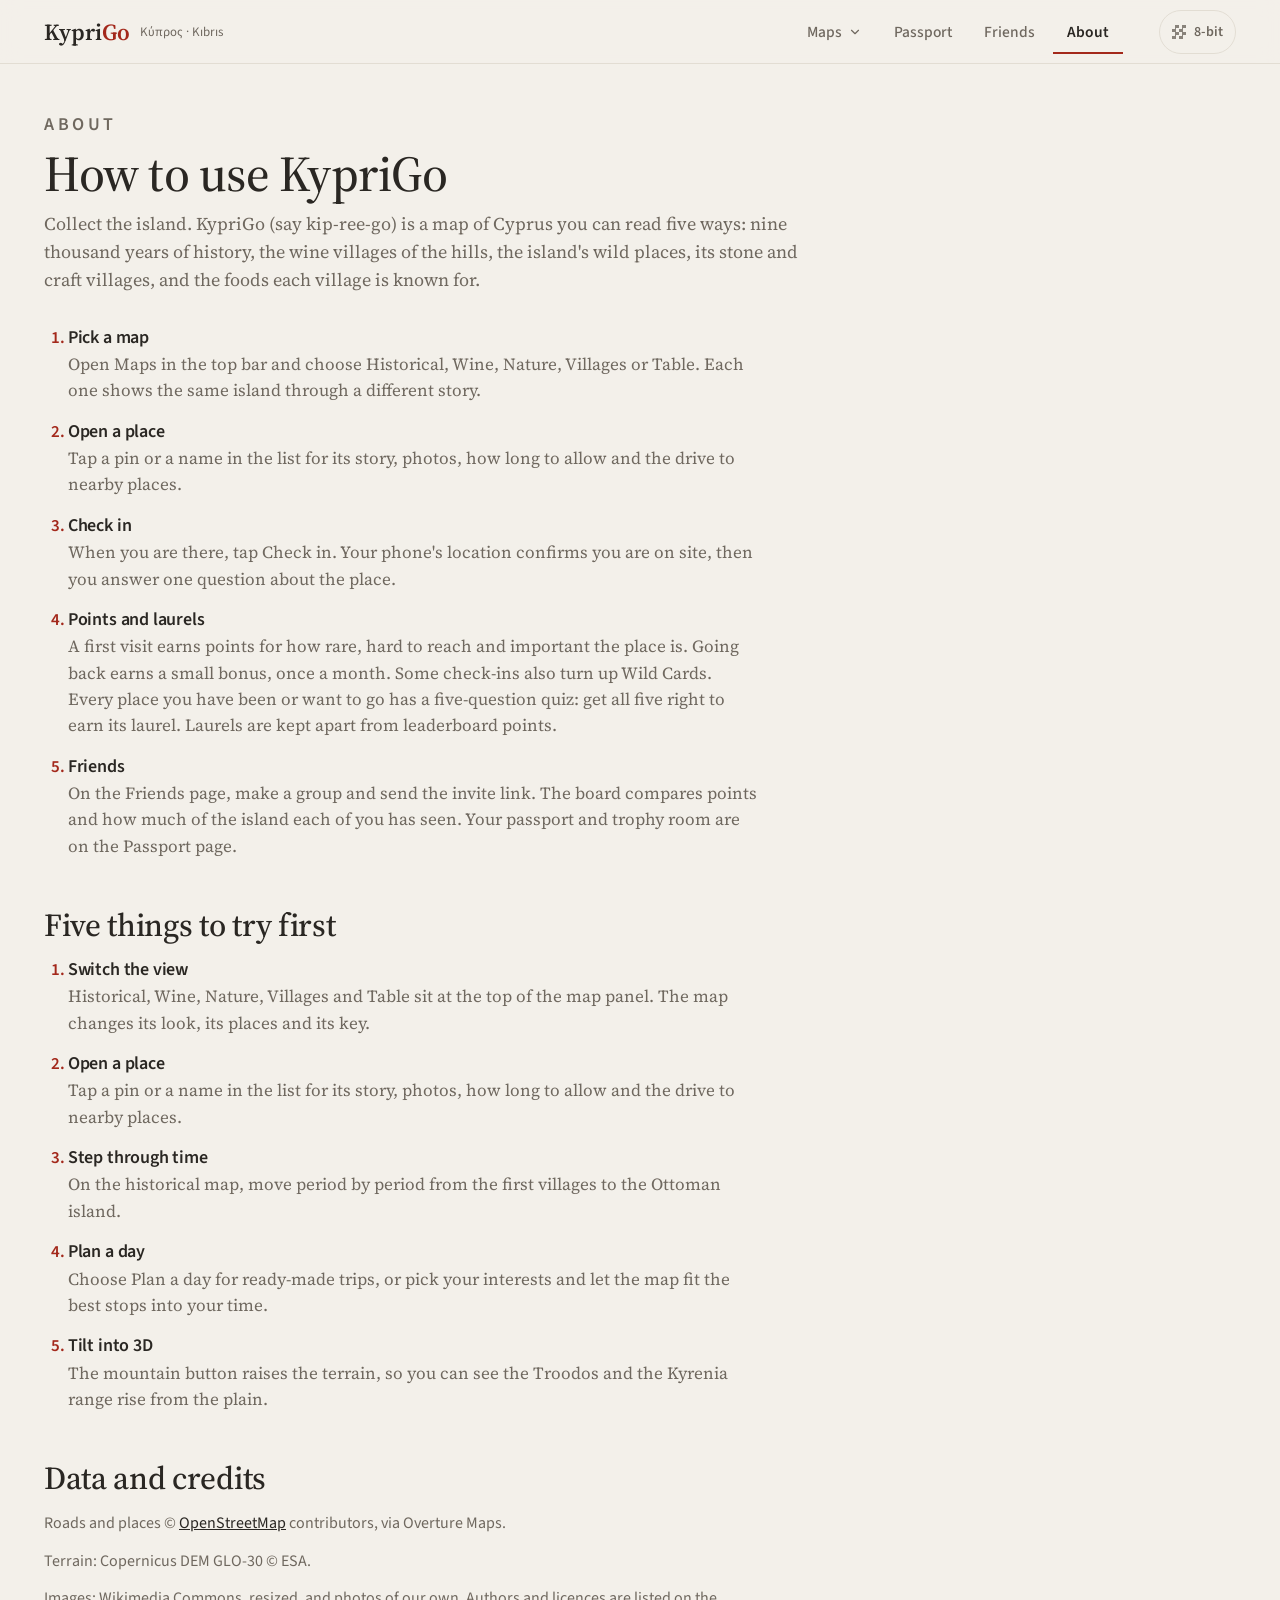
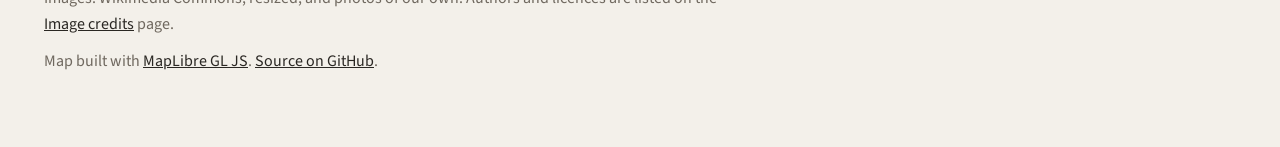
<file: about/index.html>
<!doctype html>
<html lang="en">
<head>
<meta charset="utf-8">
<meta name="viewport" content="width=device-width, initial-scale=1, viewport-fit=cover">
<title>About · KypriGo</title>
<meta name="description" content="How to use KypriGo: pick a map, open a place, check in, earn points and laurels, and compare with friends.">
<meta property="og:title" content="About · KypriGo">
<meta property="og:description" content="How to use KypriGo: pick a map, open a place, check in, earn points and laurels, and compare with friends.">
<meta property="og:site_name" content="KypriGo">
<link rel="preconnect" href="https://fonts.googleapis.com">
<link rel="preconnect" href="https://fonts.gstatic.com" crossorigin>
<link rel="stylesheet" href="https://fonts.googleapis.com/css2?family=Source+Serif+4:ital,opsz,wght@0,8..60,400..600;1,8..60,400..500&family=Source+Sans+3:wght@400;500;600;700&display=swap">
<link rel="stylesheet" href="../site/base.css">
<link rel="stylesheet" href="../site/nav.css">
<link rel="stylesheet" href="../site/pixel.css">
<script src="../site/pixel.js"></script>
<style>
  .prose { max-width: 42em; }
  .prose h2 { margin: 48px 0 14px; font-size: clamp(26px, 3vw, 32px); line-height: 1.15; }
  .prose p + p { margin-top: 12px; }
  .steps, .tries { margin: 0; padding-left: 1.4em; display: grid; gap: 16px; }
  .steps li::marker, .tries li::marker { font: 600 17px var(--f-ui); color: var(--acc); }
  .steps h3, .tries h3 { font: 600 18px/1.3 var(--f-ui); margin-bottom: 2px; }
  .steps p, .tries p { color: var(--muted); }
  .credits { font: 16px/1.6 var(--f-ui); color: var(--muted); }
  .credits a { color: var(--ink); }
</style>
</head>
<body data-page="about">
<a class="skip" href="#main">Skip to content</a>
<script src="../home/data.js"></script>
<header class="k-bar" id="k-bar"></header>
<script src="../site/nav.js"></script>

<main id="main" class="wrap page">
  <header class="page-head">
    <p class="eyebrow">About</p>
    <h1>How to use KypriGo</h1>
    <p>Collect the island. KypriGo (say kip-ree-go) is a map of Cyprus you can read five ways: nine thousand years of history, the wine villages of the hills, the island's wild places, its stone and craft villages, and the foods each village is known for.</p>
  </header>

  <div class="prose">
    <ol class="steps">
      <li><h3>Pick a map</h3><p>Open Maps in the top bar and choose Historical, Wine, Nature, Villages or Table. Each one shows the same island through a different story.</p></li>
      <li><h3>Open a place</h3><p>Tap a pin or a name in the list for its story, photos, how long to allow and the drive to nearby places.</p></li>
      <li><h3>Check in</h3><p>When you are there, tap Check in. Your phone's location confirms you are on site, then you answer one question about the place.</p></li>
      <li><h3>Points and laurels</h3><p>A first visit earns points for how rare, hard to reach and important the place is. Going back earns a small bonus, once a month. Some check-ins also turn up Wild Cards. Every place you have been or want to go has a five-question quiz: get all five right to earn its laurel. Laurels are kept apart from leaderboard points.</p></li>
      <li><h3>Friends</h3><p>On the Friends page, make a group and send the invite link. The board compares points and how much of the island each of you has seen. Your passport and trophy room are on the Passport page.</p></li>
    </ol>

    <h2>Five things to try first</h2>
    <ol class="tries">
      <li><h3>Switch the view</h3><p>Historical, Wine, Nature, Villages and Table sit at the top of the map panel. The map changes its look, its places and its key.</p></li>
      <li><h3>Open a place</h3><p>Tap a pin or a name in the list for its story, photos, how long to allow and the drive to nearby places.</p></li>
      <li><h3>Step through time</h3><p>On the historical map, move period by period from the first villages to the Ottoman island.</p></li>
      <li><h3>Plan a day</h3><p>Choose Plan a day for ready-made trips, or pick your interests and let the map fit the best stops into your time.</p></li>
      <li><h3>Tilt into 3D</h3><p>The mountain button raises the terrain, so you can see the Troodos and the Kyrenia range rise from the plain.</p></li>
    </ol>

    <h2>Data and credits</h2>
    <div class="credits">
      <p>Roads and places © <a href="https://www.openstreetmap.org/copyright">OpenStreetMap</a> contributors, via Overture Maps.</p>
      <p>Terrain: Copernicus DEM GLO-30 © ESA.</p>
      <p>Images: Wikimedia Commons, resized, and photos of our own. Authors and licences are listed on the <a href="../credits.html">Image credits</a> page.</p>
      <p>Map built with <a href="https://maplibre.org/">MapLibre GL JS</a>. <a href="https://github.com/GeorgePhilippou/kypros-atlas">Source on GitHub</a>.</p>
    </div>
  </div>
</main>
</body>
</html>
</file>
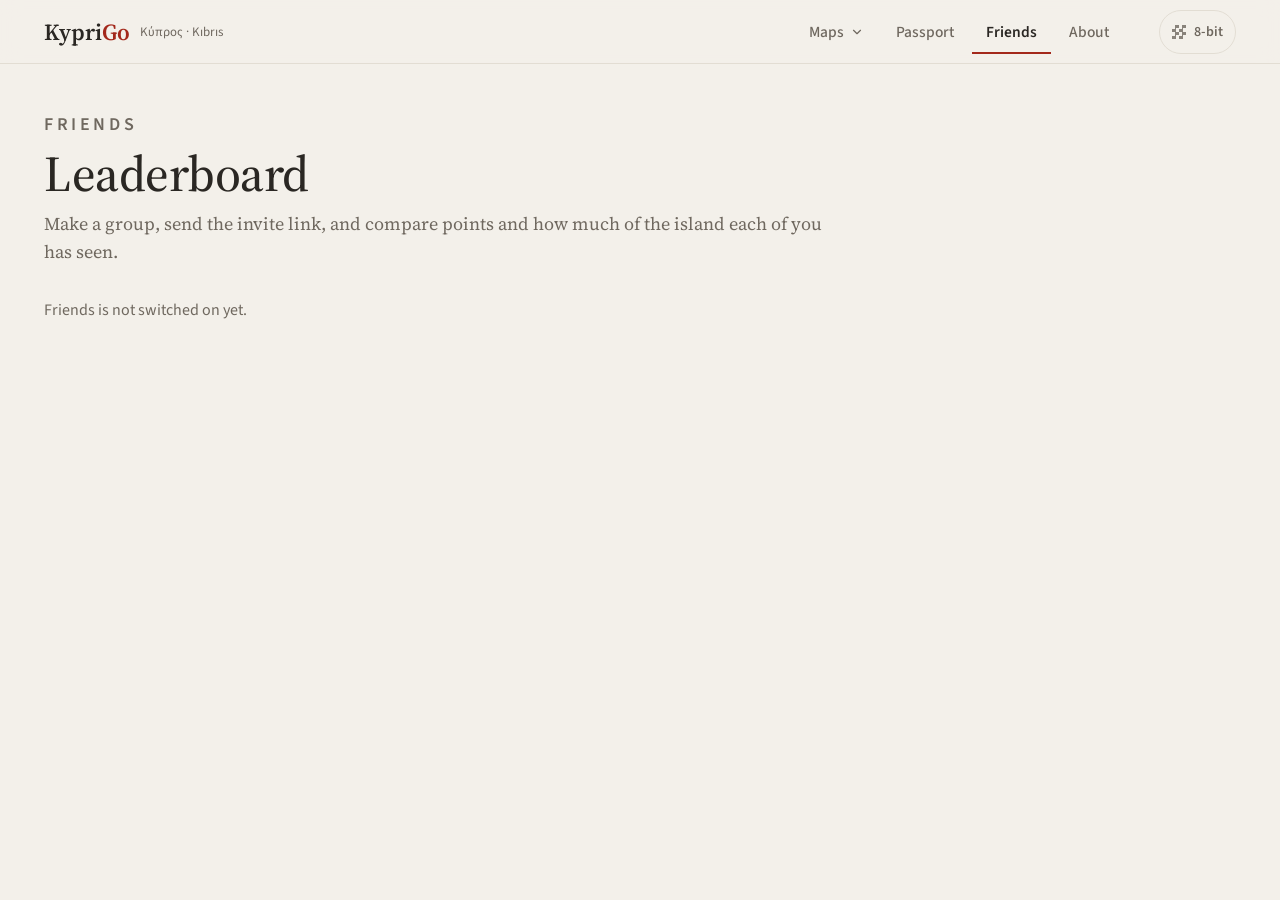
<file: friends/index.html>
<!doctype html>
<html lang="en">
<head>
<meta charset="utf-8">
<meta name="viewport" content="width=device-width, initial-scale=1, viewport-fit=cover">
<title>Friends · KypriGo</title>
<meta name="description" content="Make a group, send the invite link and compare points and how much of Cyprus each of you has seen.">
<meta property="og:title" content="Friends · KypriGo">
<meta property="og:description" content="Make a group, send the invite link and compare points and how much of Cyprus each of you has seen.">
<meta property="og:site_name" content="KypriGo">
<link rel="preconnect" href="https://fonts.googleapis.com">
<link rel="preconnect" href="https://fonts.gstatic.com" crossorigin>
<link rel="stylesheet" href="https://fonts.googleapis.com/css2?family=Source+Serif+4:ital,opsz,wght@0,8..60,400..600;1,8..60,400..500&family=Source+Sans+3:wght@400;500;600;700&display=swap">
<link rel="stylesheet" href="../site/base.css">
<link rel="stylesheet" href="../site/nav.css">
<link rel="stylesheet" href="friends.css">
<link rel="stylesheet" href="../site/pixel.css">
<script src="../site/pixel.js"></script>
</head>
<body data-page="friends">
<a class="skip" href="#main">Skip to content</a>
<script src="../home/data.js"></script>
<header class="k-bar" id="k-bar"></header>
<script src="../site/nav.js"></script>

<main id="main" class="wrap page">
  <header class="page-head">
    <p class="eyebrow">Friends</p>
    <h1>Leaderboard</h1>
    <p>Make a group, send the invite link, and compare points and how much of the island each of you has seen.</p>
  </header>
  <section class="board" id="board" aria-live="polite" aria-label="Your groups"></section>
</main>

<script src="../game/config.js"></script>
<script src="../game/scoring.js"></script>
<script src="../game/friends.js"></script>
<script src="friends.js"></script>
</body>
</html>
</file>
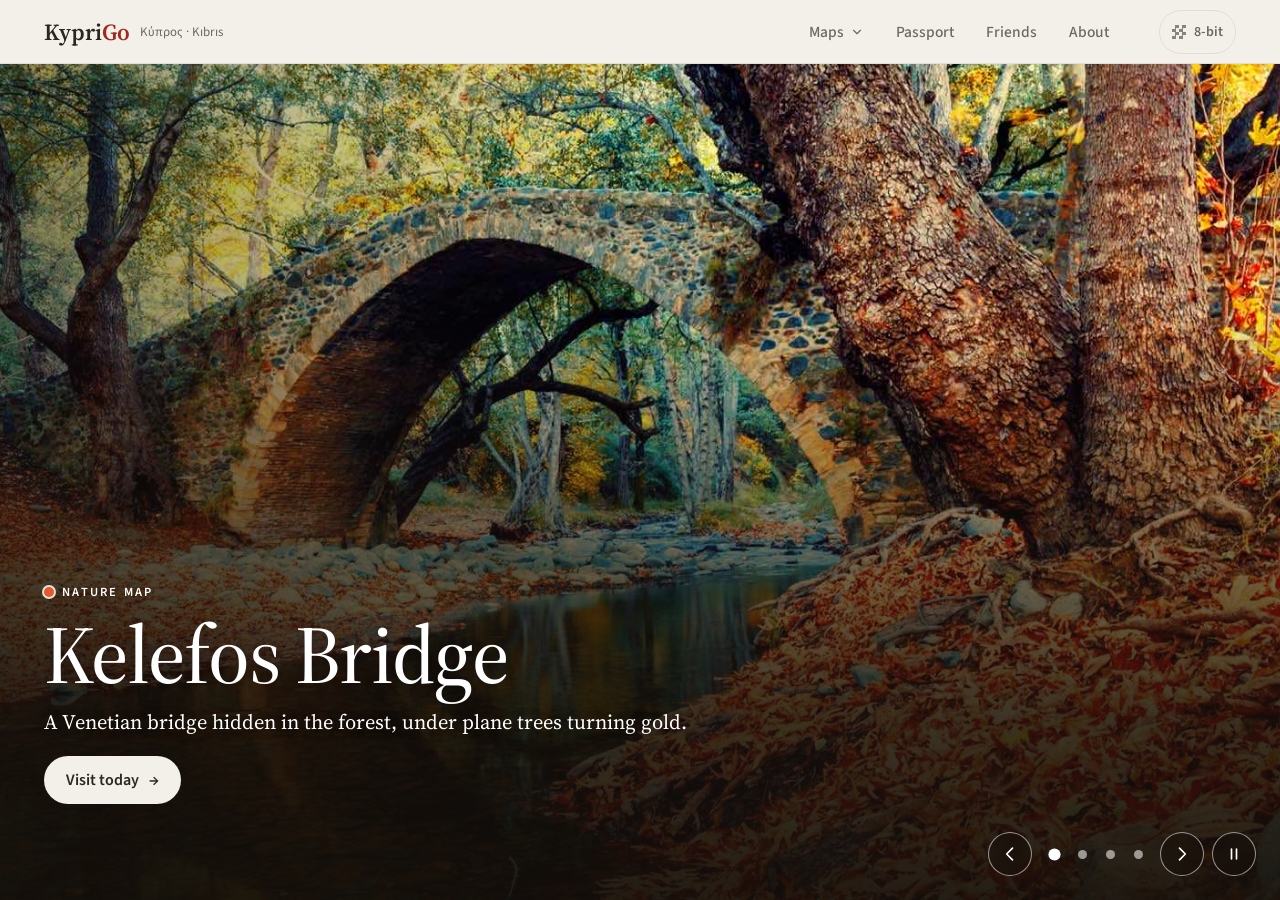
<file: home/index.html>
<!doctype html>
<html lang="en">
<head>
<meta charset="utf-8">
<script>
  // Old invite links pointed here. Friends now has its own page.
  if (new URLSearchParams(location.search).has("join")) location.replace("../friends/" + location.search);
</script>
<meta name="viewport" content="width=device-width, initial-scale=1, viewport-fit=cover">
<title>KypriGo · Collect the island.</title>
<meta name="description" content="Collect the island. Places in Cyprus worth visiting today. Pick one and the map opens on it, ready to explore and check in.">
<meta property="og:title" content="KypriGo · Collect the island.">
<meta property="og:description" content="Collect the island. Places in Cyprus worth visiting today. Pick one and the map opens on it, ready to explore and check in.">
<meta property="og:site_name" content="KypriGo">
<link rel="preconnect" href="https://fonts.googleapis.com">
<link rel="preconnect" href="https://fonts.gstatic.com" crossorigin>
<link rel="stylesheet" href="https://fonts.googleapis.com/css2?family=Source+Serif+4:ital,opsz,wght@0,8..60,400..600;1,8..60,400..500&family=Source+Sans+3:wght@400;500;600;700&display=swap">
<link rel="stylesheet" href="../site/base.css">
<link rel="stylesheet" href="../site/nav.css">
<link rel="stylesheet" href="slides.css">
<link rel="stylesheet" href="../site/pixel.css">
<script src="../site/pixel.js"></script>
</head>
<body data-page="home">
<a class="skip" href="#show">Skip to the places</a>
<script src="data.js"></script>
<header class="k-bar" id="k-bar"></header>
<script src="../site/nav.js"></script>

<main>
  <h1 class="sr-only">Places to visit today</h1>
  <section class="show" id="show" tabindex="-1" aria-roledescription="carousel" aria-label="Places to visit today">
    <div class="show-track" id="show-track" aria-live="off"></div>
    <div class="show-ui">
      <button type="button" class="show-btn show-prev" aria-label="Previous place"><svg viewBox="0 0 24 24" aria-hidden="true"><path d="M15 5l-7 7 7 7"/></svg></button>
      <div class="show-dots" id="show-dots" role="group" aria-label="Choose a place"></div>
      <button type="button" class="show-btn show-next" aria-label="Next place"><svg viewBox="0 0 24 24" aria-hidden="true"><path d="M9 5l7 7-7 7"/></svg></button>
      <button type="button" class="show-btn show-play" aria-label="Pause the slideshow" hidden><svg viewBox="0 0 24 24" aria-hidden="true"><path class="i-pause" d="M9 6v12M15 6v12"/><path class="i-play" d="M8 5l11 7-11 7z"/></svg></button>
    </div>
  </section>
</main>

<script src="../site/slug.js"></script>
<script src="slides.js"></script>
<script src="slideshow.js"></script>
</body>
</html>
</file>
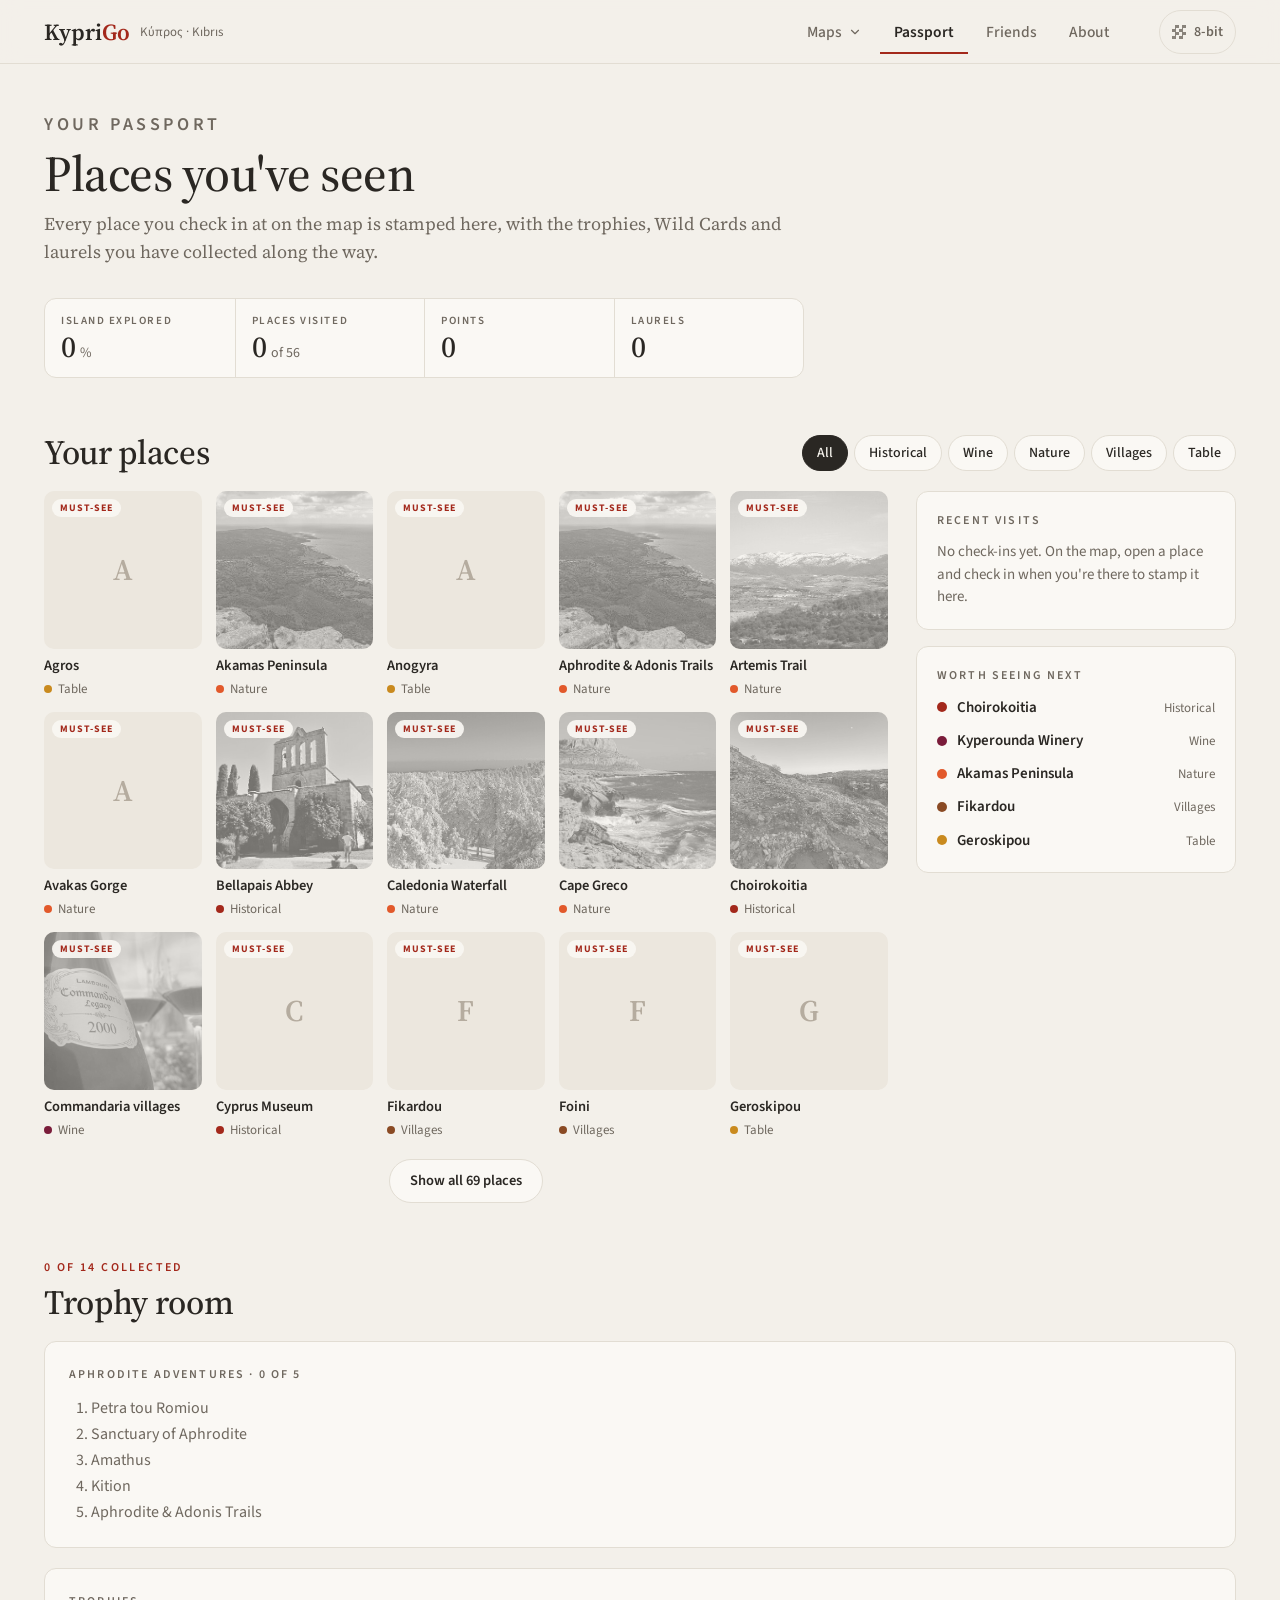
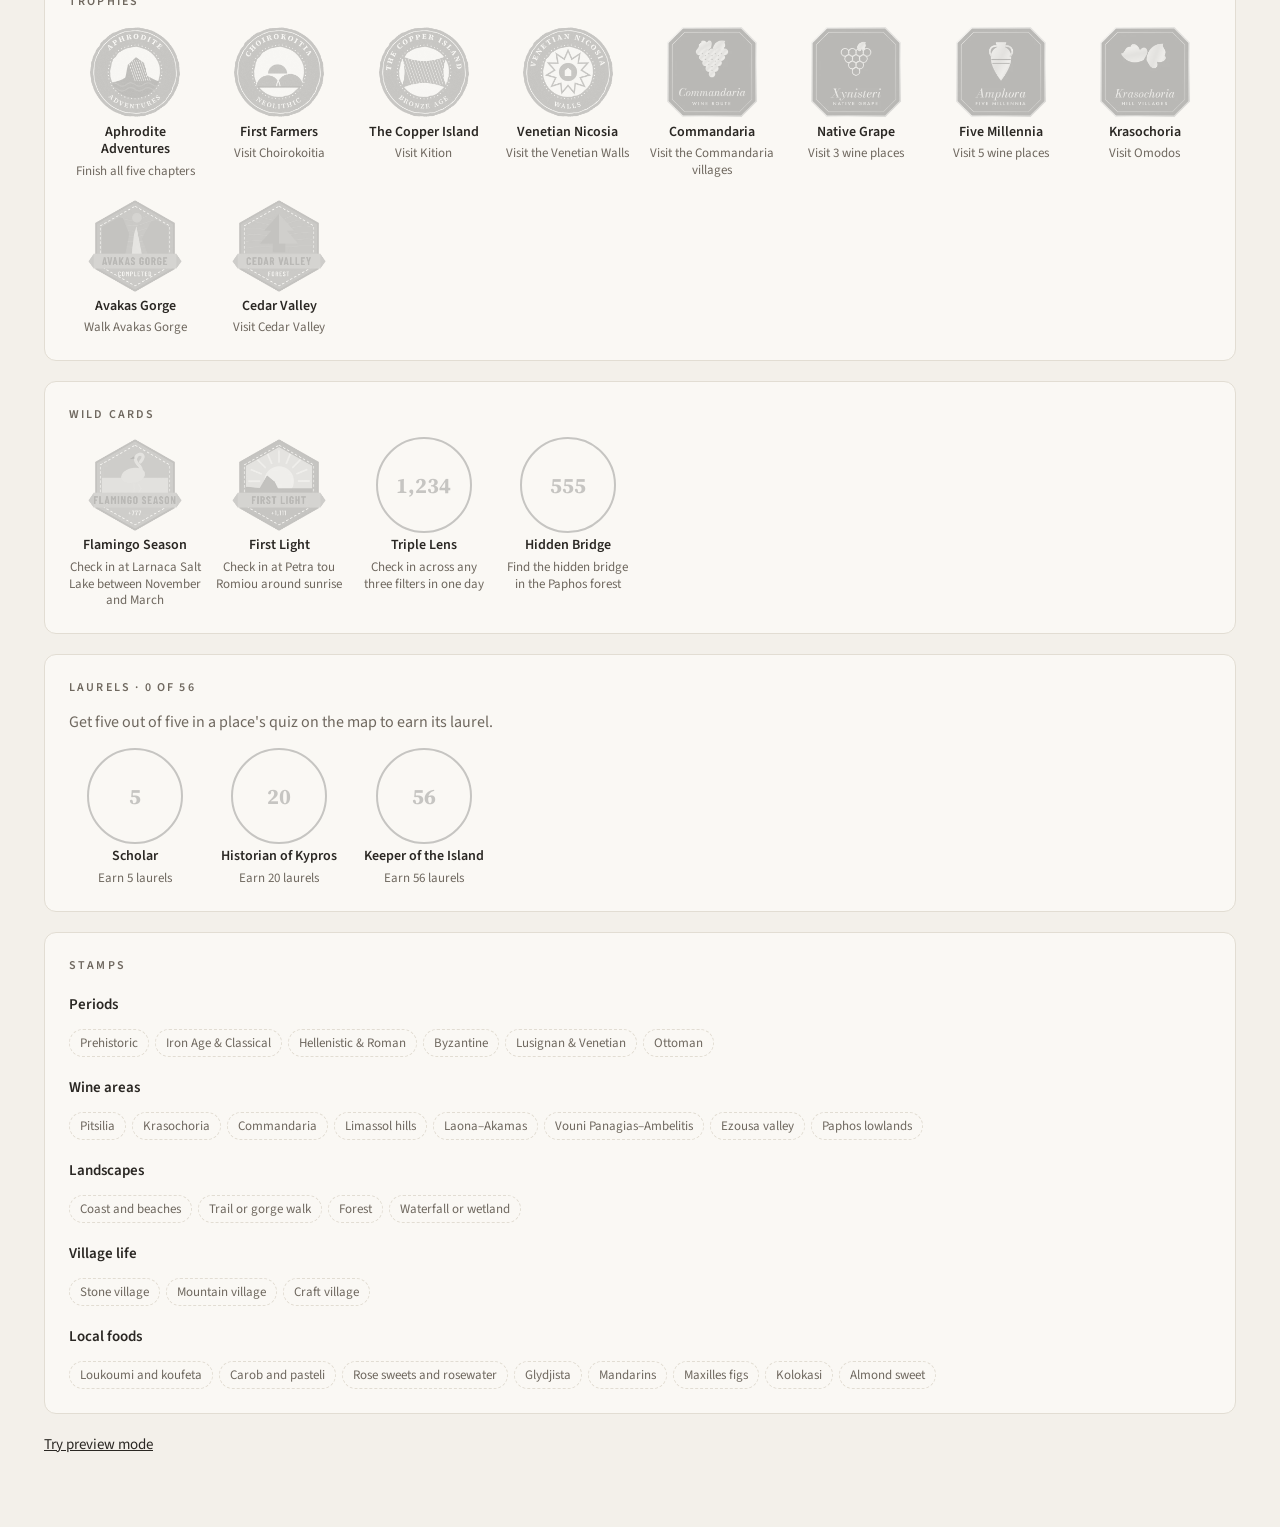
<file: passport/index.html>
<!doctype html>
<html lang="en">
<head>
<meta charset="utf-8">
<meta name="viewport" content="width=device-width, initial-scale=1, viewport-fit=cover">
<title>Passport · KypriGo</title>
<meta name="description" content="The places in Cyprus you have checked in at, and your trophy room: trophies, Wild Cards, laurels and stamps.">
<meta property="og:title" content="Passport · KypriGo">
<meta property="og:description" content="The places in Cyprus you have checked in at, and your trophy room: trophies, Wild Cards, laurels and stamps.">
<meta property="og:site_name" content="KypriGo">
<link rel="preconnect" href="https://fonts.googleapis.com">
<link rel="preconnect" href="https://fonts.gstatic.com" crossorigin>
<link rel="stylesheet" href="https://fonts.googleapis.com/css2?family=Source+Serif+4:ital,opsz,wght@0,8..60,400..600;1,8..60,400..500&family=Source+Sans+3:wght@400;500;600;700&display=swap">
<link rel="stylesheet" href="../site/base.css">
<link rel="stylesheet" href="../site/nav.css">
<link rel="stylesheet" href="passport.css">
<link rel="stylesheet" href="../site/pixel.css">
<script src="../site/pixel.js"></script>
</head>
<body data-page="passport">
<a class="skip" href="#main">Skip to content</a>
<script src="../home/data.js"></script>
<header class="k-bar" id="k-bar"></header>
<script src="../site/nav.js"></script>

<main id="main" class="wrap page">
  <p class="preview-note" id="preview-note" hidden>Preview mode: these visits are simulated and kept apart from your real passport.</p>
  <header class="page-head">
    <p class="eyebrow" id="hello">Your passport</p>
    <h1>Places you've seen</h1>
    <p>Every place you check in at on the map is stamped here, with the trophies, Wild Cards and laurels you have collected along the way.</p>
  </header>
  <dl class="stats" id="stats"></dl>

  <section class="sec" aria-labelledby="places-h">
    <header class="sec-head sec-row">
      <h2 id="places-h">Your places</h2>
      <div class="filters" id="filters" role="group" aria-label="Show places from"></div>
    </header>
    <div class="passport-grid">
      <div class="stamps" id="stamps"></div>
      <aside class="side" aria-label="Activity">
        <div class="panel"><h3>Recent visits</h3><ol class="recent" id="recent"></ol></div>
        <div class="panel"><h3>Worth seeing next</h3><ul class="next" id="next"></ul></div>
      </aside>
    </div>
  </section>

  <section class="sec" id="trophies" aria-labelledby="trophies-h">
    <header class="sec-head">
      <p class="eyebrow" id="room-count"></p>
      <h2 id="trophies-h">Trophy room</h2>
    </header>
    <div class="room" id="room"></div>
  </section>
</main>

<script src="../site/slug.js"></script>
<script src="../game/scoring.js"></script>
<script src="passport.js"></script>
</body>
</html>
</file>
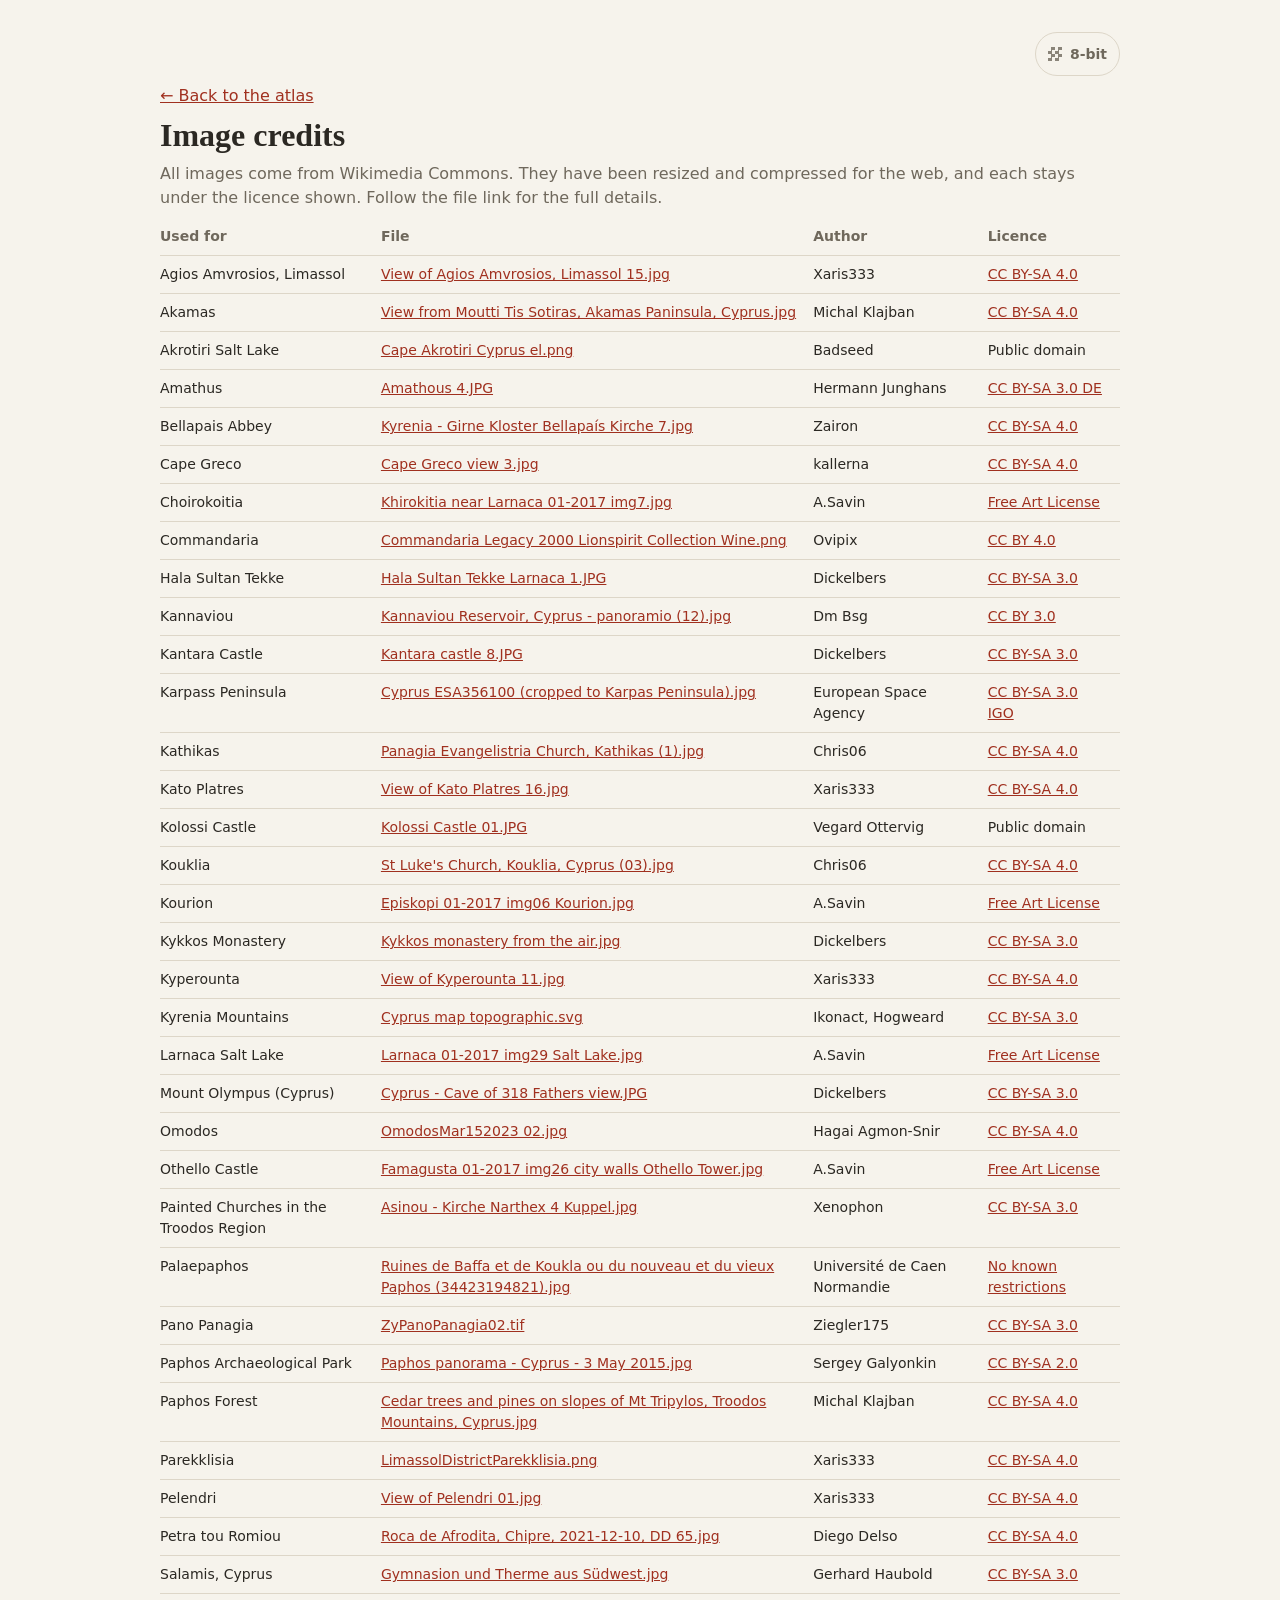
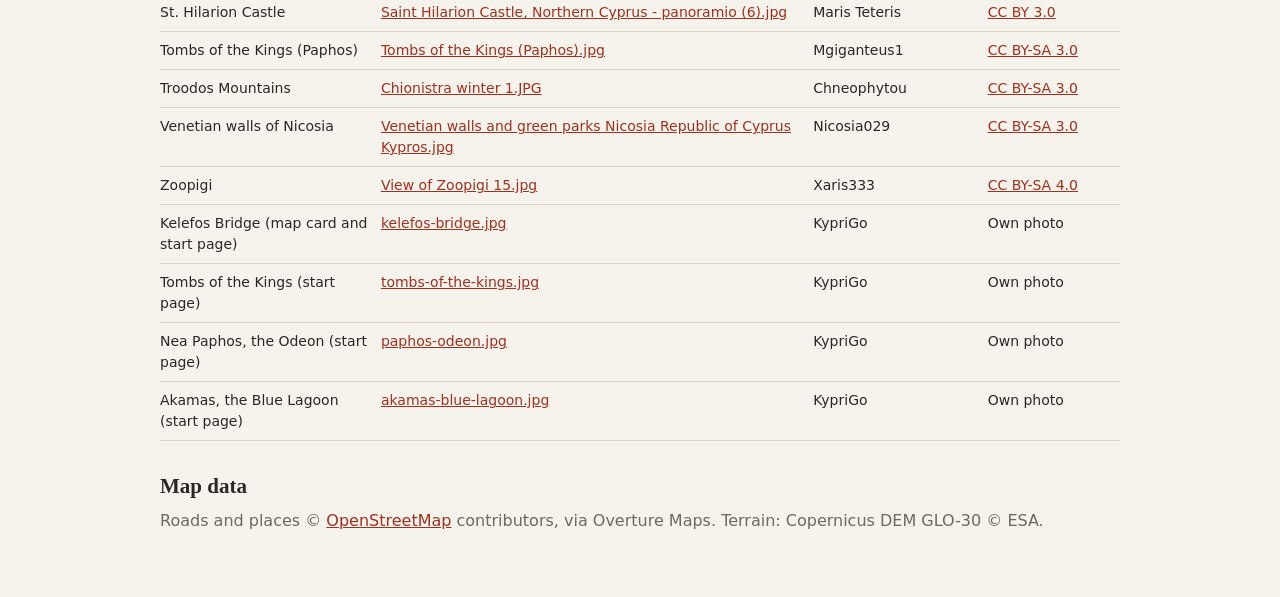
<file: credits.html>
<!doctype html>
<html lang="en">
<head>
<meta charset="utf-8">
<meta name="viewport" content="width=device-width,initial-scale=1">
<title>Image credits · KypriGo</title>
<meta name="description" content="Authors and licences for the images and data used in KypriGo.">
<style>
:root{--bg:#f6f3ec;--ink:#2b2823;--muted:#6f685c;--rule:#ddd6c8;--acc:#a0301f;color-scheme:light dark}
@media (prefers-color-scheme:dark){:root{--bg:#1c1a17;--ink:#ece6da;--muted:#a79f90;--rule:#3a362f;--acc:#ec8d78}}
body{margin:0;background:var(--bg);color:var(--ink);font:16px/1.5 system-ui,-apple-system,"Segoe UI",sans-serif}
main{max-width:960px;margin:0 auto;padding:32px 16px 56px}
h1{font:600 32px/1.2 Georgia,serif;margin:0 0 8px} h2{font:600 21px/1.3 Georgia,serif;margin:32px 0 8px}
p{margin:8px 0;color:var(--muted)} a{color:var(--acc)}
.scroll{overflow-x:auto} table{width:100%;border-collapse:collapse;font-size:14px}
th,td{text-align:left;vertical-align:top;padding:8px 12px 8px 0;border-bottom:1px solid var(--rule)}
th{color:var(--muted);font-weight:600} td:nth-child(2){overflow-wrap:anywhere;min-width:200px}
</style>
<link rel="stylesheet" href="site/pixel.css">
<script src="site/pixel.js"></script>
</head>
<body class="credits">
<main>
<div class="px-slot" data-px-slot></div>
<p><a href="./">← Back to the atlas</a></p>
<h1>Image credits</h1>
<p>All images come from Wikimedia Commons. They have been resized and compressed for the web, and each stays under the licence shown. Follow the file link for the full details.</p>
<div class="scroll"><table>
<thead><tr><th>Used for</th><th>File</th><th>Author</th><th>Licence</th></tr></thead>
<tbody>
<tr><td>Agios Amvrosios, Limassol</td><td><a href="https://commons.wikimedia.org/wiki/File:View_of_Agios_Amvrosios,_Limassol_15.jpg">View of Agios Amvrosios, Limassol 15.jpg</a></td><td>Xaris333</td><td><a href="https://creativecommons.org/licenses/by-sa/4.0">CC BY-SA 4.0</a></td></tr>
<tr><td>Akamas</td><td><a href="https://commons.wikimedia.org/wiki/File:View_from_Moutti_Tis_Sotiras,_Akamas_Paninsula,_Cyprus.jpg">View from Moutti Tis Sotiras, Akamas Paninsula, Cyprus.jpg</a></td><td>Michal Klajban</td><td><a href="https://creativecommons.org/licenses/by-sa/4.0">CC BY-SA 4.0</a></td></tr>
<tr><td>Akrotiri Salt Lake</td><td><a href="https://commons.wikimedia.org/wiki/File:Cape_Akrotiri_Cyprus_el.png">Cape Akrotiri Cyprus el.png</a></td><td>Badseed</td><td>Public domain</td></tr>
<tr><td>Amathus</td><td><a href="https://commons.wikimedia.org/wiki/File:Amathous_4.JPG">Amathous 4.JPG</a></td><td>Hermann Junghans</td><td><a href="https://creativecommons.org/licenses/by-sa/3.0/de/deed.en">CC BY-SA 3.0 DE</a></td></tr>
<tr><td>Bellapais Abbey</td><td><a href="https://commons.wikimedia.org/wiki/File:Kyrenia_-_Girne_Kloster_Bellapa%C3%ADs_Kirche_7.jpg">Kyrenia - Girne Kloster Bellapaís Kirche 7.jpg</a></td><td>Zairon</td><td><a href="https://creativecommons.org/licenses/by-sa/4.0">CC BY-SA 4.0</a></td></tr>
<tr><td>Cape Greco</td><td><a href="https://commons.wikimedia.org/wiki/File:Cape_Greco_view_3.jpg">Cape Greco view 3.jpg</a></td><td>kallerna</td><td><a href="https://creativecommons.org/licenses/by-sa/4.0">CC BY-SA 4.0</a></td></tr>
<tr><td>Choirokoitia</td><td><a href="https://commons.wikimedia.org/wiki/File:Khirokitia_near_Larnaca_01-2017_img7.jpg">Khirokitia near Larnaca 01-2017 img7.jpg</a></td><td>A.Savin</td><td><a href="https://artlibre.org/licence/lal/en">Free Art License</a></td></tr>
<tr><td>Commandaria</td><td><a href="https://commons.wikimedia.org/wiki/File:Commandaria_Legacy_2000_Lionspirit_Collection_Wine.png">Commandaria Legacy 2000 Lionspirit Collection Wine.png</a></td><td>Ovipix</td><td><a href="https://creativecommons.org/licenses/by/4.0">CC BY 4.0</a></td></tr>
<tr><td>Hala Sultan Tekke</td><td><a href="https://commons.wikimedia.org/wiki/File:Hala_Sultan_Tekke_Larnaca_1.JPG">Hala Sultan Tekke Larnaca 1.JPG</a></td><td>Dickelbers</td><td><a href="https://creativecommons.org/licenses/by-sa/3.0">CC BY-SA 3.0</a></td></tr>
<tr><td>Kannaviou</td><td><a href="https://commons.wikimedia.org/wiki/File:Kannaviou_Reservoir,_Cyprus_-_panoramio_(12).jpg">Kannaviou Reservoir, Cyprus - panoramio (12).jpg</a></td><td>Dm Bsg</td><td><a href="https://creativecommons.org/licenses/by/3.0">CC BY 3.0</a></td></tr>
<tr><td>Kantara Castle</td><td><a href="https://commons.wikimedia.org/wiki/File:Kantara_castle_8.JPG">Kantara castle 8.JPG</a></td><td>Dickelbers</td><td><a href="https://creativecommons.org/licenses/by-sa/3.0">CC BY-SA 3.0</a></td></tr>
<tr><td>Karpass Peninsula</td><td><a href="https://commons.wikimedia.org/wiki/File:Cyprus_ESA356100_(cropped_to_Karpas_Peninsula).jpg">Cyprus ESA356100 (cropped to Karpas Peninsula).jpg</a></td><td>European Space Agency</td><td><a href="https://creativecommons.org/licenses/by-sa/3.0/igo/deed.en">CC BY-SA 3.0 IGO</a></td></tr>
<tr><td>Kathikas</td><td><a href="https://commons.wikimedia.org/wiki/File:Panagia_Evangelistria_Church,_Kathikas_(1).jpg">Panagia Evangelistria Church, Kathikas (1).jpg</a></td><td>Chris06</td><td><a href="https://creativecommons.org/licenses/by-sa/4.0">CC BY-SA 4.0</a></td></tr>
<tr><td>Kato Platres</td><td><a href="https://commons.wikimedia.org/wiki/File:View_of_Kato_Platres_16.jpg">View of Kato Platres 16.jpg</a></td><td>Xaris333</td><td><a href="https://creativecommons.org/licenses/by-sa/4.0">CC BY-SA 4.0</a></td></tr>
<tr><td>Kolossi Castle</td><td><a href="https://commons.wikimedia.org/wiki/File:Kolossi_Castle_01.JPG">Kolossi Castle 01.JPG</a></td><td>Vegard Ottervig</td><td>Public domain</td></tr>
<tr><td>Kouklia</td><td><a href="https://commons.wikimedia.org/wiki/File:St_Luke%27s_Church,_Kouklia,_Cyprus_(03).jpg">St Luke&#x27;s Church, Kouklia, Cyprus (03).jpg</a></td><td>Chris06</td><td><a href="https://creativecommons.org/licenses/by-sa/4.0">CC BY-SA 4.0</a></td></tr>
<tr><td>Kourion</td><td><a href="https://commons.wikimedia.org/wiki/File:Episkopi_01-2017_img06_Kourion.jpg">Episkopi 01-2017 img06 Kourion.jpg</a></td><td>A.Savin</td><td><a href="https://artlibre.org/licence/lal/en">Free Art License</a></td></tr>
<tr><td>Kykkos Monastery</td><td><a href="https://commons.wikimedia.org/wiki/File:Kykkos_monastery_from_the_air.jpg">Kykkos monastery from the air.jpg</a></td><td>Dickelbers</td><td><a href="https://creativecommons.org/licenses/by-sa/3.0">CC BY-SA 3.0</a></td></tr>
<tr><td>Kyperounta</td><td><a href="https://commons.wikimedia.org/wiki/File:View_of_Kyperounta_11.jpg">View of Kyperounta 11.jpg</a></td><td>Xaris333</td><td><a href="https://creativecommons.org/licenses/by-sa/4.0">CC BY-SA 4.0</a></td></tr>
<tr><td>Kyrenia Mountains</td><td><a href="https://commons.wikimedia.org/wiki/File:Cyprus_map_topographic.svg">Cyprus map topographic.svg</a></td><td>Ikonact, Hogweard</td><td><a href="https://creativecommons.org/licenses/by-sa/3.0">CC BY-SA 3.0</a></td></tr>
<tr><td>Larnaca Salt Lake</td><td><a href="https://commons.wikimedia.org/wiki/File:Larnaca_01-2017_img29_Salt_Lake.jpg">Larnaca 01-2017 img29 Salt Lake.jpg</a></td><td>A.Savin</td><td><a href="https://artlibre.org/licence/lal/en">Free Art License</a></td></tr>
<tr><td>Mount Olympus (Cyprus)</td><td><a href="https://commons.wikimedia.org/wiki/File:Cyprus_-_Cave_of_318_Fathers_view.JPG">Cyprus - Cave of 318 Fathers view.JPG</a></td><td>Dickelbers</td><td><a href="https://creativecommons.org/licenses/by-sa/3.0">CC BY-SA 3.0</a></td></tr>
<tr><td>Omodos</td><td><a href="https://commons.wikimedia.org/wiki/File:OmodosMar152023_02.jpg">OmodosMar152023 02.jpg</a></td><td>Hagai Agmon-Snir</td><td><a href="https://creativecommons.org/licenses/by-sa/4.0">CC BY-SA 4.0</a></td></tr>
<tr><td>Othello Castle</td><td><a href="https://commons.wikimedia.org/wiki/File:Famagusta_01-2017_img26_city_walls_Othello_Tower.jpg">Famagusta 01-2017 img26 city walls Othello Tower.jpg</a></td><td>A.Savin</td><td><a href="https://artlibre.org/licence/lal/en">Free Art License</a></td></tr>
<tr><td>Painted Churches in the Troodos Region</td><td><a href="https://commons.wikimedia.org/wiki/File:Asinou_-_Kirche_Narthex_4_Kuppel.jpg">Asinou - Kirche Narthex 4 Kuppel.jpg</a></td><td>Xenophon</td><td><a href="https://creativecommons.org/licenses/by-sa/3.0">CC BY-SA 3.0</a></td></tr>
<tr><td>Palaepaphos</td><td><a href="https://commons.wikimedia.org/wiki/File:Ruines_de_Baffa_et_de_Koukla_ou_du_nouveau_et_du_vieux_Paphos_(34423194821).jpg">Ruines de Baffa et de Koukla ou du nouveau et du vieux Paphos (34423194821).jpg</a></td><td>Université de Caen Normandie</td><td><a href="https://www.flickr.com/commons/usage/">No known restrictions</a></td></tr>
<tr><td>Pano Panagia</td><td><a href="https://commons.wikimedia.org/wiki/File:ZyPanoPanagia02.tif">ZyPanoPanagia02.tif</a></td><td>Ziegler175</td><td><a href="https://creativecommons.org/licenses/by-sa/3.0">CC BY-SA 3.0</a></td></tr>
<tr><td>Paphos Archaeological Park</td><td><a href="https://commons.wikimedia.org/wiki/File:Paphos_panorama_-_Cyprus_-_3_May_2015.jpg">Paphos panorama - Cyprus - 3 May 2015.jpg</a></td><td>Sergey Galyonkin</td><td><a href="https://creativecommons.org/licenses/by-sa/2.0">CC BY-SA 2.0</a></td></tr>
<tr><td>Paphos Forest</td><td><a href="https://commons.wikimedia.org/wiki/File:Cedar_trees_and_pines_on_slopes_of_Mt_Tripylos,_Troodos_Mountains,_Cyprus.jpg">Cedar trees and pines on slopes of Mt Tripylos, Troodos Mountains, Cyprus.jpg</a></td><td>Michal Klajban</td><td><a href="https://creativecommons.org/licenses/by-sa/4.0">CC BY-SA 4.0</a></td></tr>
<tr><td>Parekklisia</td><td><a href="https://commons.wikimedia.org/wiki/File:LimassolDistrictParekklisia.png">LimassolDistrictParekklisia.png</a></td><td>Xaris333</td><td><a href="https://creativecommons.org/licenses/by-sa/4.0">CC BY-SA 4.0</a></td></tr>
<tr><td>Pelendri</td><td><a href="https://commons.wikimedia.org/wiki/File:View_of_Pelendri_01.jpg">View of Pelendri 01.jpg</a></td><td>Xaris333</td><td><a href="https://creativecommons.org/licenses/by-sa/4.0">CC BY-SA 4.0</a></td></tr>
<tr><td>Petra tou Romiou</td><td><a href="https://commons.wikimedia.org/wiki/File:Roca_de_Afrodita,_Chipre,_2021-12-10,_DD_65.jpg">Roca de Afrodita, Chipre, 2021-12-10, DD 65.jpg</a></td><td>Diego Delso</td><td><a href="https://creativecommons.org/licenses/by-sa/4.0">CC BY-SA 4.0</a></td></tr>
<tr><td>Salamis, Cyprus</td><td><a href="https://commons.wikimedia.org/wiki/File:Gymnasion_und_Therme_aus_S%C3%BCdwest.jpg">Gymnasion und Therme aus Südwest.jpg</a></td><td>Gerhard Haubold</td><td><a href="https://creativecommons.org/licenses/by-sa/3.0">CC BY-SA 3.0</a></td></tr>
<tr><td>St. Hilarion Castle</td><td><a href="https://commons.wikimedia.org/wiki/File:Saint_Hilarion_Castle,_Northern_Cyprus_-_panoramio_(6).jpg">Saint Hilarion Castle, Northern Cyprus - panoramio (6).jpg</a></td><td>Maris Teteris</td><td><a href="https://creativecommons.org/licenses/by/3.0">CC BY 3.0</a></td></tr>
<tr><td>Tombs of the Kings (Paphos)</td><td><a href="https://commons.wikimedia.org/wiki/File:Tombs_of_the_Kings_(Paphos).jpg">Tombs of the Kings (Paphos).jpg</a></td><td>Mgiganteus1</td><td><a href="https://creativecommons.org/licenses/by-sa/3.0/">CC BY-SA 3.0</a></td></tr>
<tr><td>Troodos Mountains</td><td><a href="https://commons.wikimedia.org/wiki/File:Chionistra_winter_1.JPG">Chionistra winter 1.JPG</a></td><td>Chneophytou</td><td><a href="https://creativecommons.org/licenses/by-sa/3.0/">CC BY-SA 3.0</a></td></tr>
<tr><td>Venetian walls of Nicosia</td><td><a href="https://commons.wikimedia.org/wiki/File:Venetian_walls_and_green_parks_Nicosia_Republic_of_Cyprus_Kypros.jpg">Venetian walls and green parks Nicosia Republic of Cyprus Kypros.jpg</a></td><td>Nicosia029</td><td><a href="https://creativecommons.org/licenses/by-sa/3.0">CC BY-SA 3.0</a></td></tr>
<tr><td>Zoopigi</td><td><a href="https://commons.wikimedia.org/wiki/File:View_of_Zoopigi_15.jpg">View of Zoopigi 15.jpg</a></td><td>Xaris333</td><td><a href="https://creativecommons.org/licenses/by-sa/4.0">CC BY-SA 4.0</a></td></tr>
<tr id="kelefos-bridge"><td>Kelefos Bridge (map card and start page)</td><td><a href="home/img/slides/kelefos-bridge.jpg">kelefos-bridge.jpg</a></td><td>KypriGo</td><td>Own photo</td></tr>
<tr id="tombs-of-the-kings"><td>Tombs of the Kings (start page)</td><td><a href="home/img/slides/tombs-of-the-kings.jpg">tombs-of-the-kings.jpg</a></td><td>KypriGo</td><td>Own photo</td></tr>
<tr id="paphos-odeon"><td>Nea Paphos, the Odeon (start page)</td><td><a href="home/img/slides/paphos-odeon.jpg">paphos-odeon.jpg</a></td><td>KypriGo</td><td>Own photo</td></tr>
<tr id="akamas-blue-lagoon"><td>Akamas, the Blue Lagoon (start page)</td><td><a href="home/img/slides/akamas-blue-lagoon.jpg">akamas-blue-lagoon.jpg</a></td><td>KypriGo</td><td>Own photo</td></tr>
</tbody>
</table></div>
<h2>Map data</h2>
<p>Roads and places © <a href="https://www.openstreetmap.org/copyright">OpenStreetMap</a> contributors, via Overture Maps. Terrain: Copernicus DEM GLO-30 © ESA.</p>
</main>
</body>
</html>
</file>
<file: site/base.css>
/* Kypros · shared tokens and basics for every page except the map.
   Colours and type come from the atlas: paper, ink and the red accent,
   Source Serif 4 for reading and Source Sans 3 for the interface. */
:root {
  --paper: #f3f0ea;
  --card: #faf8f4;
  --ink: #2a2723;
  --muted: #6f685f;
  --rule: #e2ddd3;
  --track: #ece7de;
  --acc: #a3281b;
  /* One colour per map, the same as the pins on the map */
  --history: #a3281b;
  --wine: #7a1c3a;
  --nature: #e2592b;
  --villages: #8a4a24;
  --table: #c98a1e;
  --f-display: "Source Serif 4", "Iowan Old Style", Georgia, serif;
  --f-ui: "Source Sans 3", system-ui, -apple-system, "Segoe UI", sans-serif;
  --shadow: 0 1px 2px rgb(40 30 20 / .06), 0 18px 40px -22px rgb(40 30 20 / .35);
  --bar-h: 64px;
  color-scheme: light;
}
@media (max-width: 699px) { :root { --bar-h: 56px; } }
*, *::before, *::after { box-sizing: border-box; }
html { -webkit-text-size-adjust: 100%; }
body { margin: 0; background: var(--paper); color: var(--ink); font: 17px/1.55 var(--f-display); -webkit-font-smoothing: antialiased; overflow-x: hidden; }
img { max-width: 100%; display: block; }
a { color: inherit; }
:focus-visible { outline: 2px solid var(--acc); outline-offset: 2px; }
.skip { position: absolute; left: -999px; top: 8px; background: var(--ink); color: var(--paper); padding: 8px 12px; z-index: 60; font: 600 15px var(--f-ui); }
.skip:focus { left: 8px; }
.wrap { width: 100%; max-width: 1240px; margin: 0 auto; padding-left: max(24px, env(safe-area-inset-left, 0px)); padding-right: max(24px, env(safe-area-inset-right, 0px)); }
@media (max-width: 699px) { .wrap { padding-left: max(16px, env(safe-area-inset-left, 0px)); padding-right: max(16px, env(safe-area-inset-right, 0px)); } }
.eyebrow { margin: 0; font: 600 12px var(--f-ui); letter-spacing: .2em; text-transform: uppercase; color: var(--acc); }
h1, h2, h3 { margin: 0; font-weight: 500; letter-spacing: -.01em; text-wrap: balance; }
p { margin: 0; }

/* Page heading used by Passport, Friends and About */
.page { padding-top: 48px; padding-bottom: 72px; }
.page-head { display: grid; gap: 10px; max-width: 46em; margin-bottom: 32px; }
.page-head h1 { font-size: clamp(34px, 4.4vw, 50px); line-height: 1.06; }
.page-head > p { color: var(--muted); font-size: 18px; }
.sec { margin-top: 56px; }
.sec-head { display: grid; gap: 8px; margin-bottom: 20px; }
.sec-head h2 { font-size: clamp(26px, 3vw, 34px); line-height: 1.1; }
.sec-row { display: flex; flex-wrap: wrap; align-items: end; justify-content: space-between; gap: 16px; }

/* Buttons and chips */
.btn { display: inline-flex; align-items: center; justify-content: center; gap: 8px; min-height: 44px; padding: 10px 20px; border-radius: 999px; font: 600 15px var(--f-ui); text-decoration: none; border: 1px solid transparent; transition: transform .15s, background-color .2s, border-color .2s, color .2s; cursor: pointer; }
.btn:hover { transform: translateY(-1px); }
.btn-ink { background: var(--ink); color: var(--paper); }
.btn-line { border-color: var(--rule); background: var(--card); color: var(--ink); }
.btn-line:hover { border-color: var(--acc); color: var(--acc); }
.chip { min-height: 36px; border: 1px solid var(--rule); background: var(--card); color: var(--ink); border-radius: 999px; padding: 6px 14px; font: 500 14px var(--f-ui); cursor: pointer; transition: background-color .2s, color .2s, border-color .2s; }
.chip:hover { border-color: var(--acc); }
@media (max-width: 699px) { .chip { position: relative; } .chip::after { content: ""; position: absolute; left: 50%; top: 50%; width: max(100%, 44px); height: max(100%, 44px); transform: translate(-50%, -50%); } }
.chip[aria-pressed="true"] { background: var(--ink); border-color: var(--ink); color: var(--paper); }
.panel { padding: 20px; border-radius: 12px; background: var(--card); border: 1px solid var(--rule); display: grid; gap: 12px; }
.panel h3, .label { font: 600 12px var(--f-ui); letter-spacing: .18em; text-transform: uppercase; color: var(--muted); }
.empty, .calm { font: 16px/1.5 var(--f-ui); color: var(--muted); }
@media (prefers-reduced-motion: reduce) { *, *::before, *::after { transition-duration: .01ms !important; animation-duration: .01ms !important; } }
</file>
<file: site/nav.css>
/* Kypros · the shared top bar (site/nav.js fills it in).
   Desktop: wordmark, a Maps dropdown, Passport, Friends, About.
   Under 700px: wordmark and a Menu button that opens a full-width sheet. */
.k-bar { position: sticky; top: 0; z-index: 40; height: calc(var(--bar-h) + env(safe-area-inset-top, 0px)); padding-top: env(safe-area-inset-top, 0px); background: rgb(243 240 234 / .94); backdrop-filter: blur(10px); -webkit-backdrop-filter: blur(10px); border-bottom: 1px solid var(--rule); font-family: var(--f-ui); }
.k-bar-in { display: flex; align-items: center; gap: 24px; height: var(--bar-h); }
.k-brand { display: flex; align-items: center; gap: 10px; text-decoration: none; color: var(--ink); min-height: 44px; }
.k-brand b { font: 600 23px var(--f-display); white-space: nowrap; }
.k-brand b em { font-style: normal; color: var(--acc); }
.k-brand span { font: 13px var(--f-ui); color: var(--muted); white-space: nowrap; }
.k-nav { margin-left: auto; }
.k-links { display: flex; align-items: center; gap: 4px; margin: 0; padding: 0; list-style: none; }
.k-links > li { position: relative; }
.k-link, .k-maps-btn { display: inline-flex; align-items: center; gap: 6px; min-height: 44px; padding: 0 14px; border: 0; border-radius: 999px; background: none; color: var(--muted); font: 500 15.5px var(--f-ui); text-decoration: none; cursor: pointer; transition: color .2s, background-color .2s; }
.k-link:hover, .k-maps-btn:hover, .k-maps-btn[aria-expanded="true"] { color: var(--ink); background: rgb(42 39 35 / .05); }
.k-link[aria-current="page"] { color: var(--ink); font-weight: 600; box-shadow: inset 0 -2px 0 var(--acc); border-radius: 0; }
.k-maps-btn svg { width: 14px; height: 14px; transition: transform .2s; }
.k-maps-btn[aria-expanded="true"] svg { transform: rotate(180deg); }
.k-drop { position: absolute; top: calc(100% + 6px); left: 0; min-width: 220px; margin: 0; padding: 6px; list-style: none; background: var(--card); border: 1px solid var(--rule); border-radius: 12px; box-shadow: var(--shadow); }
.k-drop[hidden], .k-sheet[hidden] { display: none; }
.k-drop a, .k-sheet a { display: flex; align-items: center; gap: 10px; min-height: 44px; padding: 0 12px; border-radius: 8px; color: var(--ink); text-decoration: none; font: 500 15.5px var(--f-ui); }
.k-drop a:hover, .k-drop a:focus-visible, .k-sheet a:hover { background: var(--track); }
.k-dot { width: 10px; height: 10px; border-radius: 50%; flex: none; background: var(--c, var(--acc)); }
.k-menu-btn { display: none; }

@media (max-width: 699px) {
  .k-brand span { display: none; }
  .k-nav { display: none; }
  .k-menu-btn { display: inline-flex; align-items: center; gap: 8px; margin-left: auto; min-height: 44px; min-width: 44px; padding: 0 14px; border: 1px solid var(--rule); border-radius: 999px; background: var(--card); color: var(--ink); font: 600 15px var(--f-ui); cursor: pointer; }
  .k-menu-btn svg { width: 18px; height: 18px; }
  .k-sheet { position: fixed; left: 0; right: 0; top: calc(var(--bar-h) + env(safe-area-inset-top, 0px)); max-height: calc(100dvh - var(--bar-h) - env(safe-area-inset-top, 0px)); overflow-y: auto; padding: 8px max(16px, env(safe-area-inset-left, 0px)) calc(20px + env(safe-area-inset-bottom, 0px)); background: var(--paper); border-bottom: 1px solid var(--rule); box-shadow: 0 24px 40px -24px rgb(40 30 20 / .45); }
  .k-sheet ul { margin: 0; padding: 0; list-style: none; }
  .k-sheet .k-sheet-h { margin: 12px 12px 4px; font: 600 12px var(--f-ui); letter-spacing: .18em; text-transform: uppercase; color: var(--muted); }
  .k-sheet a { font-size: 17px; }
  .k-sheet a[aria-current="page"] { font-weight: 700; box-shadow: inset 3px 0 0 var(--acc); border-radius: 0 8px 8px 0; }
  .k-sheet hr { margin: 8px 12px; border: 0; border-top: 1px solid var(--rule); }
}
</file>
<file: site/pixel.css>
/* =========================================================
   KYPRIGO · the 8-bit theme (a visual switch, like dark mode)
   Switched on by site/pixel.js, which sets data-pixel="on" on <html>.
   Rules:
   - Colours are never defined here. Every colour is an existing token
     (--ink, --acc, --pbg, --paper, --card, --rule, --track and the five
     map colours), so each map keeps its own palette.
   - Only shape and type change: square corners, stepped borders, pixel
     fonts, sprite pins and icons, a pixelated map canvas.
   - Sprites live in site/pixel/ and are drawn on a small grid, then scaled
     up whole numbers of times with no smoothing.
   ========================================================= */

/* ---------- The switch (both looks) ---------- */
.px-toggle { display: inline-flex; align-items: center; gap: 8px; min-height: 44px; padding: 0 12px; border: 1px solid var(--rule); border-radius: 999px; background: none; color: var(--muted); font: 600 14px var(--f-ui, system-ui); cursor: pointer; white-space: nowrap; transition: color .2s, background-color .2s, border-color .2s; }
.px-toggle:hover { color: var(--ink); border-color: var(--muted); }
.px-chip { width: 14px; height: 14px; flex: none; background:
  conic-gradient(from 0deg at 50% 50%, currentColor 0 25%, transparent 0 50%, currentColor 0 75%, transparent 0) 0 0 / 7px 7px; opacity: .8; }
.px-toggle .px-text, .panel .brand .px-toggle .px-text { color: inherit; font: inherit; letter-spacing: inherit; margin: 0; }
.px-toggle[aria-pressed="true"] { color: var(--ink); border-color: var(--ink); }
/* Phones: a 44px hit area for the smaller switch in the map panel */
@media (max-width: 860px) { .px-toggle { position: relative; } .px-toggle::after { content: ""; position: absolute; left: 50%; top: 50%; width: max(100%, 44px); height: max(100%, 44px); transform: translate(-50%, -50%); } }
.px-toggle[aria-pressed="true"] .px-chip { opacity: 1; color: var(--acc); }
.panel .brand .px-toggle { min-height: 32px; padding: 0 10px; font-size: 12.5px; }
@media (max-width: 699px) {
  .k-bar .px-toggle { margin-left: auto; margin-right: 8px; min-width: 44px; padding: 0 10px; }
  .k-bar .px-toggle + .k-menu-btn { margin-left: 0; }
  .k-bar .px-toggle .px-text { display: none; }
}
@media (min-width: 700px) { .k-bar .px-toggle { margin-left: 12px; } }

/* =========================================================
   Everything below applies only when 8-bit is on
   ========================================================= */
html[data-pixel="on"] { --edge: var(--ink); }

/* ---------- Type, shape and tokens (the map themes set these on body, so match them) ---------- */
html[data-pixel="on"] body,
html[data-pixel="on"] body[data-mode] {
  --f-display: "Silkscreen", "Press Start 2P", ui-monospace, monospace;
  --f-body: "VT323", ui-monospace, monospace;
  --f-ui: "VT323", ui-monospace, monospace;
  --radius: 0px;
  --body-size: 20px;
  --photo: saturate(.9) contrast(1.06);
  --shadow: 0 -3px 0 0 var(--ink), 0 3px 0 0 var(--ink), -3px 0 0 0 var(--ink), 3px 0 0 0 var(--ink), 0 9px 0 0 rgb(42 39 35 / .22);
  font-size-adjust: 0.5;
  -webkit-font-smoothing: none;
  font-smooth: never;
  letter-spacing: 0;
}
html[data-pixel="on"] body { font-family: var(--f-body); font-size: 20px; line-height: 1.25; }
html[data-pixel="on"] .must-t { white-space: nowrap; font-family: var(--f-display); font-size: 9px; font-style: normal; }
html[data-pixel="on"] * { border-radius: 0 !important; }
html[data-pixel="on"] img, html[data-pixel="on"] .photo img { image-rendering: auto; }
html[data-pixel="on"] .k-brand b, html[data-pixel="on"] .brand b, html[data-pixel="on"] h1, html[data-pixel="on"] h2, html[data-pixel="on"] h3 { font-family: var(--f-display) !important; font-weight: 700 !important; font-style: normal !important; letter-spacing: .02em !important; text-transform: none; }
html[data-pixel="on"] .eyebrow, html[data-pixel="on"] .listhead, html[data-pixel="on"] .card .tag, html[data-pixel="on"] .g-eye { font-family: var(--f-display) !important; letter-spacing: .06em !important; font-weight: 400 !important; }

/* A reusable stepped button look */
html[data-pixel="on"] .px-toggle,
html[data-pixel="on"] .controls button,
html[data-pixel="on"] .g-bar button,
html[data-pixel="on"] .g-main,
html[data-pixel="on"] .g-opts button,
html[data-pixel="on"] .views button,
html[data-pixel="on"] .k-menu-btn {
  border: 0 !important; margin: 3px;
  box-shadow: 0 -3px 0 0 var(--ink), 0 3px 0 0 var(--ink), -3px 0 0 0 var(--ink), 3px 0 0 0 var(--ink), inset 0 -4px 0 0 rgb(0 0 0 / .16), inset 0 3px 0 0 rgb(255 255 255 / .35) !important;
}
html[data-pixel="on"] .px-toggle { background: var(--card, var(--pbg)); color: var(--ink); font-family: var(--f-display); font-size: 11px; font-weight: 400; }
html[data-pixel="on"] .px-toggle[aria-pressed="true"] { background: var(--acc); color: var(--card, var(--pbg)); }
html[data-pixel="on"] .px-toggle[aria-pressed="true"] .px-chip { color: var(--card, var(--pbg)); }
html[data-pixel="on"] .px-chip { opacity: 1; }
html[data-pixel="on"] button:active:not(:disabled), html[data-pixel="on"] .k-link:active { transform: translateY(2px); }
html[data-pixel="on"] :focus-visible { outline: 3px dashed var(--acc); outline-offset: 3px; }

/* =========================================================
   The map
   ========================================================= */
html[data-pixel="on"] .maplibregl-canvas { image-rendering: pixelated; image-rendering: crisp-edges; image-rendering: pixelated; }
html[data-pixel="on"] .maplibregl-ctrl-attrib { font-family: "VT323", monospace; font-size: 15px; }

/* Pins: one sprite per map, drawn at 3x, tip on the place */
html[data-pixel="on"] .pin .dot,
html[data-pixel="on"] body[data-mode] .pin .dot {
  width: 27px; height: 36px; position: relative; top: -17px; border: 0; border-radius: 0 !important; box-shadow: none; filter: none; color: transparent;
  background: var(--pin-sprite) center bottom / 27px 36px no-repeat; image-rendering: pixelated;
}
html[data-pixel="on"] .pin .dot::after { display: none; }
html[data-pixel="on"] .pin .dot svg { display: none; }
html[data-pixel="on"] body[data-filter="history"] { --pin-sprite: url("pixel/pin_history.png"); }
html[data-pixel="on"] body[data-filter="wine"] { --pin-sprite: url("pixel/pin_wine.png"); }
html[data-pixel="on"] body[data-filter="nature"] { --pin-sprite: url("pixel/pin_nature.png"); }
html[data-pixel="on"] body[data-filter="villages"] { --pin-sprite: url("pixel/pin_villages.png"); }
html[data-pixel="on"] body[data-filter="table"] { --pin-sprite: url("pixel/pin_table.png"); }
html[data-pixel="on"] .pin:hover .dot, html[data-pixel="on"] .pin.hot .dot { transform: translateY(-3px); }
html[data-pixel="on"] .pin[aria-current="true"] .dot { transform: translateY(-5px); }
html[data-pixel="on"] .pin[aria-current="true"]::after { display: none; }
html[data-pixel="on"] body[data-mode="history"] .pin.off .dot { opacity: .4; transform: none; filter: grayscale(1); }
/* Must-see places and places already visited wear a small star */
html[data-pixel="on"] .pin.must .dot::after,
html[data-pixel="on"] .pin.g-done .dot::after { display: block; content: ""; position: absolute; right: -9px; top: -6px; width: 26px; height: 24px; background: url("pixel/star.png") center / 26px 24px no-repeat; image-rendering: pixelated; border: 0; box-shadow: none; }
html[data-pixel="on"] .pin.must:not(.g-done) .dot::after { width: 13px; height: 12px; background-size: 13px 12px; right: -5px; top: -2px; opacity: .85; }
html[data-pixel="on"] .pin.g-done .dot { outline: 0; }
html[data-pixel="on"] .pin .tip { border: 0; box-shadow: var(--shadow); font-size: 17px; padding: 4px 8px; }
html[data-pixel="on"] body[data-mode="history"] .pin .lbl { font-family: var(--f-display); font-size: 9px; font-weight: 400; letter-spacing: 0; text-shadow: 1px 0 0 var(--paper, #f3f0ea), -1px 0 0 var(--paper, #f3f0ea), 0 1px 0 var(--paper, #f3f0ea), 0 -1px 0 var(--paper, #f3f0ea); }

/* Map controls */
html[data-pixel="on"] .controls { gap: 10px; }
html[data-pixel="on"] .controls button { background: var(--pbg); color: var(--ink); }

/* =========================================================
   Map panel and place card
   ========================================================= */
html[data-pixel="on"] .panel, html[data-pixel="on"] .card { border: 0 !important; box-shadow: var(--shadow); }
html[data-pixel="on"] .panel { top: 24px; bottom: 24px; left: max(24px, env(safe-area-inset-left, 0px)); }
html[data-pixel="on"] .brand { gap: 10px; align-items: center; }
html[data-pixel="on"] .brand b { font-size: 13px !important; }
html[data-pixel="on"] .brand > span:not(.px-text) { font-size: 16px; white-space: nowrap; margin-left: auto; }
html[data-pixel="on"] .tabs { background: var(--track); padding: 4px; gap: 4px; box-shadow: inset 0 0 0 3px var(--rule); }
html[data-pixel="on"] .tab-thumb { box-shadow: 0 -3px 0 0 var(--ink), 0 3px 0 0 var(--ink), -3px 0 0 0 var(--ink), 3px 0 0 0 var(--ink); background: var(--pbg); }
html[data-pixel="on"] .tab { min-height: 66px; padding-block: 6px !important; font-family: var(--f-display) !important; font-size: 8px !important; letter-spacing: 0 !important; gap: 4px; text-transform: uppercase; }
html[data-pixel="on"] .tab svg { display: none; }
html[data-pixel="on"] .tab::before { content: ""; display: block; width: 40px; height: 40px; background: var(--tab-sprite) center / 40px 40px no-repeat; image-rendering: pixelated; }
html[data-pixel="on"] .tab[data-mode="history"] { --tab-sprite: url("pixel/ic_history.png"); }
html[data-pixel="on"] .tab[data-mode="wine"] { --tab-sprite: url("pixel/ic_wine.png"); }
html[data-pixel="on"] .tab[data-mode="nature"] { --tab-sprite: url("pixel/ic_nature.png"); }
html[data-pixel="on"] .tab[data-mode="villages"] { --tab-sprite: url("pixel/ic_villages.png"); }
html[data-pixel="on"] .tab[data-mode="table"] { --tab-sprite: url("pixel/ic_table.png"); }
html[data-pixel="on"] .tab[aria-selected="false"]::before { opacity: .55; }
html[data-pixel="on"] .views { gap: 8px; }
html[data-pixel="on"] .views button { background: var(--track); font-family: var(--f-display); font-size: 9px; }
html[data-pixel="on"] .views button[aria-selected="true"] { background: var(--acc); color: var(--pbg); }
html[data-pixel="on"] .views button svg { display: none; }
html[data-pixel="on"] .intro h1 { font-size: 20px; line-height: 1.25; }
html[data-pixel="on"] .listhead { border-top: 3px solid var(--rule); font-size: 9px; }
html[data-pixel="on"] .places button { border-radius: 0; }
html[data-pixel="on"] .places .th { box-shadow: 0 0 0 2px var(--ink); }
html[data-pixel="on"] .places .th svg { display: none; }
html[data-pixel="on"] .places .th:not(:has(img)) { background: var(--pin-sprite) center / 18px 24px no-repeat; image-rendering: pixelated; }
html[data-pixel="on"] .places .nm { font-family: var(--f-display); font-size: 11px; font-weight: 700; }
html[data-pixel="on"] .places .meta { font-size: 16px; line-height: 1.15; }
html[data-pixel="on"] .places .no { font-family: var(--f-display); font-size: 10px; }
html[data-pixel="on"] #places button.g-done .nm::after { content: ""; display: inline-block; width: 13px; height: 12px; margin-left: 6px; background: url("pixel/star.png") center / 13px 12px no-repeat; image-rendering: pixelated; }
html[data-pixel="on"] .card h2 { font-size: 20px; line-height: 1.25; }
html[data-pixel="on"] .card .tag { font-size: 9px; }
html[data-pixel="on"] .card .tag i { border-radius: 0; width: 9px; height: 9px; }
html[data-pixel="on"] .card .close { box-shadow: 0 0 0 2px var(--ink); }
html[data-pixel="on"] .card dt { font-family: var(--f-display); font-size: 9px; letter-spacing: .04em; }
html[data-pixel="on"] .card dd { font-size: 18px; }

/* =========================================================
   The game inside the map: HUD, check in, reveal, trophies, friends
   ========================================================= */
html[data-pixel="on"] .g-bar b { font-family: "Press Start 2P", var(--f-display); font-size: 14px; font-weight: 400; }
html[data-pixel="on"] .g-bar p { font-size: 17px; }
html[data-pixel="on"] .g-card { border: 0; box-shadow: 0 -3px 0 0 var(--ink), 0 3px 0 0 var(--ink), -3px 0 0 0 var(--ink), 3px 0 0 0 var(--ink); margin: 3px; }
html[data-pixel="on"] .g-card b { font-family: "Press Start 2P", var(--f-display); font-size: 15px; font-weight: 400; }
html[data-pixel="on"] .g-main { font-family: "Press Start 2P", var(--f-display); font-size: 12px; font-weight: 400; min-height: 52px; text-shadow: 2px 2px 0 rgb(0 0 0 / .35); }
html[data-pixel="on"] .g-main:disabled { opacity: .6; }
html[data-pixel="on"] .g-dialog { border: 0; box-shadow: var(--shadow); }
html[data-pixel="on"] .g-dialog::backdrop { background: rgb(42 39 35 / .6); }
html[data-pixel="on"] .g-q { font-size: 24px; }
html[data-pixel="on"] .g-opts button { background: var(--track); text-align: left; font-size: 20px; padding: 10px 12px; }
html[data-pixel="on"] .g-opts button:hover { background: var(--acc); color: var(--pbg); }
html[data-pixel="on"] .g-hero, html[data-pixel="on"] .g-shelf img, html[data-pixel="on"] .shelf img, html[data-pixel="on"] .px-medal { image-rendering: pixelated; }
html[data-pixel="on"] .g-hero { width: 168px; height: 168px; animation: px-bob 1s steps(2) infinite; }
html[data-pixel="on"] .g-big { font-family: "Press Start 2P", var(--f-display); font-weight: 400; font-size: 54px; text-shadow: 4px 4px 0 var(--ink); }
html[data-pixel="on"] .g-parts div { box-shadow: 0 0 0 2px var(--ink); padding: 6px 2px; margin: 2px; }
html[data-pixel="on"] .g-parts b { font-family: var(--f-display); font-size: 14px; }
html[data-pixel="on"] .g-wild { font-family: var(--f-display); font-size: 11px; }
html[data-pixel="on"] .g-num { border-radius: 0; box-shadow: 0 0 0 3px var(--acc); border: 0; font-family: "Press Start 2P", var(--f-display); font-size: 14px; }
html[data-pixel="on"] .g-shelf b, html[data-pixel="on"] .shelf b { font-family: var(--f-display); font-size: 9px; }
html[data-pixel="on"] .g-shelf span:not(.g-num), html[data-pixel="on"] .shelf span { font-size: 16px; }
html[data-pixel="on"] .g-banner { border: 0; box-shadow: var(--shadow); }
html[data-pixel="on"] .g-board li { border-radius: 0; }
@keyframes px-bob { 50% { transform: translateY(-6px); } }

/* =========================================================
   Top bar and pages (start page, Passport, Friends, About)
   ========================================================= */
html[data-pixel="on"] .k-bar { background: var(--paper); backdrop-filter: none; -webkit-backdrop-filter: none; border-bottom: 4px solid var(--ink); }
html[data-pixel="on"] .k-brand b { font-size: 18px !important; }
html[data-pixel="on"] .k-brand span { font-size: 18px; }
html[data-pixel="on"] .k-link, html[data-pixel="on"] .k-maps-btn { font-family: var(--f-display); font-size: 10px; font-weight: 400; text-transform: uppercase; letter-spacing: .02em; border-radius: 0; }
html[data-pixel="on"] .k-link:hover, html[data-pixel="on"] .k-maps-btn:hover, html[data-pixel="on"] .k-maps-btn[aria-expanded="true"] { background: var(--track); }
html[data-pixel="on"] .k-link[aria-current="page"] { box-shadow: inset 0 -4px 0 var(--acc); font-weight: 400; }
html[data-pixel="on"] .k-drop { border: 0; box-shadow: var(--shadow); background: var(--card); top: calc(100% + 10px); }
html[data-pixel="on"] .k-drop a, html[data-pixel="on"] .k-sheet a { font-family: var(--f-display); font-size: 10px; text-transform: uppercase; font-weight: 400; }
html[data-pixel="on"] .k-dot { border-radius: 0; width: 12px; height: 12px; box-shadow: 0 0 0 2px var(--ink); margin: 2px; }
html[data-pixel="on"] .k-sheet { border-bottom: 4px solid var(--ink); box-shadow: none; }
html[data-pixel="on"] .k-menu-btn { background: var(--card); font-family: var(--f-display); font-size: 10px; font-weight: 400; }

html[data-pixel="on"] .eyebrow { font-size: 10px; }
html[data-pixel="on"] h1 { font-size: clamp(24px, 4vw, 40px); line-height: 1.2; }
html[data-pixel="on"] h2 { font-size: clamp(16px, 2.6vw, 24px); line-height: 1.3; }
html[data-pixel="on"] .page p, html[data-pixel="on"] .page li { font-size: 22px; line-height: 1.25; }

/* Start page slideshow */
html[data-pixel="on"] .slide-mode, html[data-pixel="on"] .slide-go { font-family: var(--f-display); font-size: 11px; font-weight: 400; letter-spacing: .04em; }
html[data-pixel="on"] .slide-name { font-family: var(--f-display) !important; font-size: clamp(22px, 4.2vw, 44px) !important; font-weight: 700 !important; line-height: 1.2; text-shadow: 4px 4px 0 rgb(0 0 0 / .55); }
html[data-pixel="on"] .slide-line { font-family: var(--f-body) !important; font-size: clamp(22px, 2.6vw, 28px); line-height: 1.15; }
html[data-pixel="on"] .slide-go { border: 0; box-shadow: 0 -3px 0 0 #fff, 0 3px 0 0 #fff, -3px 0 0 0 #fff, 3px 0 0 0 #fff; margin: 3px; }
html[data-pixel="on"] .show-btn { border: 0; box-shadow: 0 -3px 0 0 #fff, 0 3px 0 0 #fff, -3px 0 0 0 #fff, 3px 0 0 0 #fff; margin: 3px; }
html[data-pixel="on"] .slide img { image-rendering: pixelated; }

/* Passport */
html[data-pixel="on"] .stamp, html[data-pixel="on"] .room-block, html[data-pixel="on"] .stats > *, html[data-pixel="on"] .side > * { border: 0; box-shadow: 0 -3px 0 0 var(--ink), 0 3px 0 0 var(--ink), -3px 0 0 0 var(--ink), 3px 0 0 0 var(--ink); margin: 3px; }
html[data-pixel="on"] .filters button { border: 0; box-shadow: 0 -3px 0 0 var(--ink), 0 3px 0 0 var(--ink), -3px 0 0 0 var(--ink), 3px 0 0 0 var(--ink); margin: 3px 5px; font-family: var(--f-display); font-size: 9px; }
html[data-pixel="on"] .shelf img { width: 96px; height: 96px; }
html[data-pixel="on"] .shelf .num, html[data-pixel="on"] .stats b { font-family: "Press Start 2P", var(--f-display); font-weight: 400; }

/* Friends */
html[data-pixel="on"] .board li, html[data-pixel="on"] .rows > *, html[data-pixel="on"] .groups > * { border: 0; box-shadow: 0 -3px 0 0 var(--ink), 0 3px 0 0 var(--ink), -3px 0 0 0 var(--ink), 3px 0 0 0 var(--ink); margin: 3px; }
html[data-pixel="on"] .rank { font-family: "Press Start 2P", var(--f-display); font-weight: 400; }
html[data-pixel="on"] .pts { font-family: "Press Start 2P", var(--f-display); font-weight: 400; font-size: 13px; }
html[data-pixel="on"] .form input { border: 0; box-shadow: 0 0 0 3px var(--ink); font-family: var(--f-ui); font-size: 20px; }

/* =========================================================
   Coverage: the parts of each screen that still looked classic
   ========================================================= */
html[data-pixel="on"] body { --px-box: 0 -3px 0 0 var(--ink), 0 3px 0 0 var(--ink), -3px 0 0 0 var(--ink), 3px 0 0 0 var(--ink); --px-box2: 0 0 0 2px var(--ink); }
/* One mode icon per map, for places that know their map from the body */
html[data-pixel="on"] body[data-filter="history"] { --ic-sprite: url("pixel/ic_history.png"); }
html[data-pixel="on"] body[data-filter="wine"] { --ic-sprite: url("pixel/ic_wine.png"); }
html[data-pixel="on"] body[data-filter="nature"] { --ic-sprite: url("pixel/ic_nature.png"); }
html[data-pixel="on"] body[data-filter="villages"] { --ic-sprite: url("pixel/ic_villages.png"); }
html[data-pixel="on"] body[data-filter="table"] { --ic-sprite: url("pixel/ic_table.png"); }

/* Map key: square swatches, chunky scale bars, larger pixel text */
html[data-pixel="on"] .key { font-size: 16px; }
html[data-pixel="on"] .key .sw { box-shadow: var(--px-box2); }
html[data-pixel="on"] .key .ramp { box-shadow: var(--px-box2); }
html[data-pixel="on"] .key .ticks { font-size: 15px; }
html[data-pixel="on"] .key .bar { font-size: 15px; }
html[data-pixel="on"] .key .bar i { height: 8px; border: 0; box-shadow: var(--px-box2); background: linear-gradient(90deg, var(--ink) 50%, var(--pbg) 50%); }
html[data-pixel="on"] .key .symkey svg { shape-rendering: crispEdges; }
/* Period timeline on History */
html[data-pixel="on"] .tl .seg { gap: 4px; }
html[data-pixel="on"] .tl .seg button::before { top: 9px; height: 6px; background: var(--rule); transition: none; }
html[data-pixel="on"] .tl .seg button:hover::before { background: var(--muted); }
html[data-pixel="on"] .tl .seg button[aria-pressed="true"]::before { top: 6px; height: 12px; background: var(--acc); box-shadow: var(--px-box2); }
html[data-pixel="on"] .tl .step { border: 0; box-shadow: var(--px-box2); margin: 2px; }
html[data-pixel="on"] .tl-ends { font-family: var(--f-display); font-size: 8px; letter-spacing: .02em; }
/* Map attribution button (it was a plain white square) */
html[data-pixel="on"] .maplibregl-ctrl-attrib.maplibregl-compact { background: var(--pbg); box-shadow: var(--px-box2); margin: 2px; }
html[data-pixel="on"] .maplibregl-ctrl-attrib-button { border-radius: 0; }

/* Plan a day: planner, chips, button, trip list, summary and route */
html[data-pixel="on"] .planner { box-shadow: inset 0 0 0 3px var(--rule); }
html[data-pixel="on"] .plan-l { font-size: 17px; }
html[data-pixel="on"] .chip, html[data-pixel="on"] body[data-mode] .chip { border: 0; box-shadow: var(--px-box2); margin: 2px; font-family: var(--f-display); font-size: 9px; font-weight: 400; padding: 7px 10px; min-height: 32px; }
html[data-pixel="on"] .plan-go, html[data-pixel="on"] body[data-mode] .plan-go { box-shadow: var(--px-box); margin: 3px; font-family: var(--f-display); font-size: 10px; font-weight: 400; padding: 12px 16px; transform: none; }
html[data-pixel="on"] .trip-list { gap: 14px; }
html[data-pixel="on"] .trip-list button, html[data-pixel="on"] body[data-mode] .trip-list button { border: 0; box-shadow: var(--px-box); margin: 3px; width: calc(100% - 6px); transform: none; }
html[data-pixel="on"] .tl-name, html[data-pixel="on"] body[data-mode] .tl-name { font-family: var(--f-display); font-size: 12px; font-style: normal; font-weight: 700; text-transform: none; letter-spacing: 0; }
html[data-pixel="on"] .tl-meta, html[data-pixel="on"] .tl-stops span { font-size: 16px; }
html[data-pixel="on"] .tl-stops i { box-shadow: var(--px-box2); font-family: var(--f-display); font-size: 8px; font-weight: 400; }
html[data-pixel="on"] .tl-badge { font-family: var(--f-display); font-size: 8px; font-weight: 400; }
html[data-pixel="on"] .trip-sum { border: 0; gap: 3px; background: var(--ink); box-shadow: var(--px-box2); margin: 2px; }
html[data-pixel="on"] .trip-sum b { font-family: var(--f-display); font-size: 15px; font-weight: 700; }
html[data-pixel="on"] .trip-sum span { font-family: var(--f-display); font-size: 8px; letter-spacing: .04em; }
html[data-pixel="on"] .itin time { font-family: var(--f-display); font-size: 9px; font-weight: 400; }
html[data-pixel="on"] .trips-head .eyebrow::before { content: ""; display: inline-block; width: 20px; height: 20px; margin-right: 8px; vertical-align: -6px; background: var(--ic-sprite) center / 20px 20px no-repeat; image-rendering: pixelated; }

/* Place list and card: the mode icon when a place has no photo */
html[data-pixel="on"] .places .th:not(:has(img)) { background: var(--track) var(--ic-sprite, var(--pin-sprite)) center / 40px 40px no-repeat; }
html[data-pixel="on"] .card .photo:not(:has(img)) > svg { display: none; }
html[data-pixel="on"] .card .photo:not(:has(img)) { background: var(--track) var(--ic-sprite) center / 80px 80px no-repeat; image-rendering: pixelated; }
html[data-pixel="on"] .must-b { font-family: var(--f-display); font-size: 8px; letter-spacing: .04em; }

/* Mode icons in the top bar dropdown, the phone menu and the slide label, in place of the coloured dot */
html[data-pixel="on"] .k-dot[style*="--history"] { --ic: url("pixel/ic_history.png"); }
html[data-pixel="on"] .k-dot[style*="--wine"] { --ic: url("pixel/ic_wine.png"); }
html[data-pixel="on"] .k-dot[style*="--nature"] { --ic: url("pixel/ic_nature.png"); }
html[data-pixel="on"] .k-dot[style*="--villages"] { --ic: url("pixel/ic_villages.png"); }
html[data-pixel="on"] .k-dot[style*="--table"] { --ic: url("pixel/ic_table.png"); }
html[data-pixel="on"] .k-dot[style] { width: 20px; height: 20px; margin: 0; box-shadow: none !important; background: var(--ic) center / 20px 20px no-repeat; image-rendering: pixelated; }
html[data-pixel="on"] .slide-mode .k-dot[style] { width: 40px; height: 40px; background-size: 40px 40px; }

/* Start page: square dots, whole-pixel sizes */
html[data-pixel="on"] .dot::before { border-radius: 0; width: 10px; height: 10px; margin: -5px 0 0 -5px; transform: none; transition: none; }
html[data-pixel="on"] .dot[aria-current="true"]::before { width: 14px; height: 14px; margin: -7px 0 0 -7px; transform: none; }

/* Passport: filter icons, stamp and list sprites, visited and must-see stars */
html[data-pixel="on"] .filters [data-f]::before { content: ""; display: inline-block; width: 20px; height: 20px; margin: -6px 6px -6px 0; vertical-align: middle; background: var(--ic) center / 20px 20px no-repeat; image-rendering: pixelated; }
html[data-pixel="on"] .filters [data-f="all"]::before { display: none; }
html[data-pixel="on"] .filters [data-f="history"] { --ic: url("pixel/ic_history.png"); }
html[data-pixel="on"] .filters [data-f="wine"] { --ic: url("pixel/ic_wine.png"); }
html[data-pixel="on"] .filters [data-f="nature"] { --ic: url("pixel/ic_nature.png"); }
html[data-pixel="on"] .filters [data-f="villages"] { --ic: url("pixel/ic_villages.png"); }
html[data-pixel="on"] .filters [data-f="table"] { --ic: url("pixel/ic_table.png"); }
html[data-pixel="on"] .page i[style*="--history"] { --pin: url("pixel/pin_history.png"); }
html[data-pixel="on"] .page i[style*="--wine"] { --pin: url("pixel/pin_wine.png"); }
html[data-pixel="on"] .page i[style*="--nature"] { --pin: url("pixel/pin_nature.png"); }
html[data-pixel="on"] .page i[style*="--villages"] { --pin: url("pixel/pin_villages.png"); }
html[data-pixel="on"] .page i[style*="--table"] { --pin: url("pixel/pin_table.png"); }
/* Worth seeing next, recent visits and the stamp captions: a pin sprite in place of the coloured square */
html[data-pixel="on"] #next i[style], html[data-pixel="on"] #recent i[style] { width: 18px !important; height: 24px !important; flex: none; border-radius: 0; box-shadow: none; background: var(--pin) center / 18px 24px no-repeat !important; image-rendering: pixelated; }
html[data-pixel="on"] .stamp-meta i[style] { width: 9px !important; height: 12px !important; border-radius: 0; background: var(--pin) center / 9px 12px no-repeat !important; image-rendering: pixelated; }
/* A stamp without a photo shows its map's pin, not a letter */
html[data-pixel="on"] .stamp:has(.stamp-meta i[style*="--history"]) { --pin: url("pixel/pin_history.png"); }
html[data-pixel="on"] .stamp:has(.stamp-meta i[style*="--wine"]) { --pin: url("pixel/pin_wine.png"); }
html[data-pixel="on"] .stamp:has(.stamp-meta i[style*="--nature"]) { --pin: url("pixel/pin_nature.png"); }
html[data-pixel="on"] .stamp:has(.stamp-meta i[style*="--villages"]) { --pin: url("pixel/pin_villages.png"); }
html[data-pixel="on"] .stamp:has(.stamp-meta i[style*="--table"]) { --pin: url("pixel/pin_table.png"); }
html[data-pixel="on"] .stamp-img .ph { width: 36px; height: 48px; font-size: 0; color: transparent; background: var(--pin) center / 36px 48px no-repeat; image-rendering: pixelated; opacity: .55; }
html[data-pixel="on"] .stamp.seen .stamp-img .ph { opacity: 1; }
html[data-pixel="on"] .stamp-name { font-family: var(--f-display); font-size: 9px; }
html[data-pixel="on"] .stamp-meta { font-size: 15px; }
html[data-pixel="on"] .stamp-must, html[data-pixel="on"] .stamp-mark { font-family: var(--f-display); font-size: 8px; font-weight: 400; border-radius: 0; }

/* Stars: must-see marks and visited marks */
html[data-pixel="on"] .must-t::before, html[data-pixel="on"] .must-b::before, html[data-pixel="on"] .stamp-must::before, html[data-pixel="on"] .stamp-mark::before {
  content: ""; display: inline-block; width: 13px; height: 12px; margin-right: 4px; vertical-align: -2px; background: url("pixel/star.png") center / 13px 12px no-repeat; image-rendering: pixelated;
}
html[data-pixel="on"] .stamp-mark::before { display: block; margin: 0 auto 3px; width: 26px; height: 24px; background-size: 26px 24px; }

/* Coins and stars in the game HUD, the reveal and the leaderboards */
html[data-pixel="on"] #g-pts::before { content: ""; display: inline-block; width: 24px; height: 24px; margin-right: 6px; vertical-align: -4px; background: url("pixel/coin.png") center / 24px 24px no-repeat; image-rendering: pixelated; }
html[data-pixel="on"] #g-laurels::before { content: ""; display: inline-block; width: 26px; height: 24px; margin-right: 6px; vertical-align: -4px; background: url("pixel/star.png") center / 26px 24px no-repeat; image-rendering: pixelated; }
html[data-pixel="on"] .g-big::before { content: ""; display: inline-block; width: 48px; height: 48px; margin-right: 12px; vertical-align: -4px; background: url("pixel/coin.png") center / 48px 48px no-repeat; image-rendering: pixelated; }
html[data-pixel="on"] .g-board b::before, html[data-pixel="on"] .rows .pts::before { content: ""; display: inline-block; width: 24px; height: 24px; margin-right: 6px; vertical-align: -4px; background: url("pixel/coin.png") center / 24px 24px no-repeat; image-rendering: pixelated; }
html[data-pixel="on"] .rows .pts::before { justify-self: end; margin: 0 0 4px; }
/* Friend avatars, chosen by pixel.js from the player's name */
html[data-pixel="on"] .g-board li[data-av] > span:first-child::before, html[data-pixel="on"] .rows li[data-av] .who b::before { content: ""; display: inline-block; width: 28px; height: 32px; margin-right: 8px; vertical-align: -8px; background: var(--av) center / 28px 32px no-repeat; image-rendering: pixelated; }
html[data-pixel="on"] li[data-av="1"] { --av: url("pixel/av1.png"); }
html[data-pixel="on"] li[data-av="2"] { --av: url("pixel/av2.png"); }
html[data-pixel="on"] li[data-av="3"] { --av: url("pixel/av3.png"); }
html[data-pixel="on"] li[data-av="4"] { --av: url("pixel/av4.png"); }

/* Trophy room, Wild Cards and Laurels (map dialog and Passport): medals at exactly 3x, the lock for anything not collected */
html[data-pixel="on"] .g-shelf img, html[data-pixel="on"] .shelf img { width: 84px; height: 84px; }
html[data-pixel="on"] .g-shelf .locked img, html[data-pixel="on"] .shelf .locked img { filter: none; opacity: 1; }
html[data-pixel="on"] .g-num, html[data-pixel="on"] .shelf .num {
  width: 84px; height: 104px; border: 0; box-shadow: none; display: grid; align-content: end; justify-items: center;
  background: url("pixel/trophy.png") center top / 80px 80px no-repeat; image-rendering: pixelated;
  font-family: "Press Start 2P", var(--f-display); font-size: 10px; font-weight: 400; color: var(--acc);
}
html[data-pixel="on"] .g-shelf .locked .g-num, html[data-pixel="on"] .shelf .locked .num { background-image: url("pixel/med_lock.png"); background-size: 84px 84px; filter: none; opacity: 1; color: var(--muted); }
html[data-pixel="on"] .g-stamps span, html[data-pixel="on"] .stamp-row span { border-radius: 0; font-size: 15px; }

/* credits.html: its own tokens are --bg, --ink and --acc; the theme reads --paper, --card and --pbg */
html[data-pixel="on"] body.credits { --paper: var(--bg); --card: var(--bg); --pbg: var(--bg); --track: var(--rule); }
html[data-pixel="on"] body.credits td, html[data-pixel="on"] body.credits th { font-size: 18px; }
html[data-pixel="on"] body.credits table { font-size: 18px; }
.px-slot { display: flex; justify-content: flex-end; margin: 0 0 8px; }

/* Narrow phones: the map header and the two view tabs fit at 320px */
@media (max-width: 379px) {
  html[data-pixel="on"] .brand > span:not(.px-text) { display: none; }
}
@media (max-width: 860px) {
  html[data-pixel="on"] .views button { margin: 3px 2px; }
}

/* Wide screens: the panel scrolls as one, so keep its top compact enough to show the first places above the fold */
@media (min-width: 861px) {
  html[data-pixel="on"] .pbar { gap: 12px; padding-top: 18px; }
  html[data-pixel="on"] .tab { min-height: 58px; }
  html[data-pixel="on"] .intro { gap: 6px; padding-top: 14px; }
  html[data-pixel="on"] .intro p { font-size: 18px; line-height: 1.2; }
  html[data-pixel="on"] .key ul { gap: 1px; }
  html[data-pixel="on"] .key { font-size: 15px; }
  html[data-pixel="on"] .panel { top: 20px; bottom: 20px; }
  html[data-pixel="on"] .key .scale { gap: 6px 10px; }
  html[data-pixel="on"] .key .bar { font-size: 14px; gap: 8px; }
}

/* Phones: pins at 2x so the island does not fill up with sprites */
@media (max-width: 699px) {
  html[data-pixel="on"] .pin .dot, html[data-pixel="on"] body[data-mode] .pin .dot { width: 18px; height: 24px; top: -11px; background-size: 18px 24px; }
  html[data-pixel="on"] .pin.must .dot::after, html[data-pixel="on"] .pin.g-done .dot::after { width: 13px; height: 12px; background-size: 13px 12px; right: -6px; top: -4px; }
  html[data-pixel="on"] .pin.must:not(.g-done) .dot::after { width: 0; height: 0; }
}

@media (prefers-reduced-motion: reduce) {
  html[data-pixel="on"] .g-hero { animation: none; }
}
</file>
<file: friends/friends.css>
/* Friends and leaderboard */
.board { display: grid; gap: 18px; max-width: 760px; font-family: var(--f-ui); }
.group-name { font: 500 26px var(--f-display); }
.groups { display: flex; flex-wrap: wrap; gap: 6px; }
.rows { list-style: none; margin: 0; padding: 0; display: grid; gap: 8px; }
.rows li { display: grid; grid-template-columns: 32px 1fr auto; gap: 14px; align-items: center; padding: 14px 16px; border-radius: 10px; background: var(--card); border: 1px solid var(--rule); }
.rows li.me { border-color: var(--acc); box-shadow: inset 3px 0 0 var(--acc); }
.rank { font: 600 18px var(--f-display); color: var(--muted); text-align: center; }
.who { display: grid; gap: 4px; min-width: 0; }
.who b { font-size: 16px; }
.who small { font-size: 13px; color: var(--muted); }
.barr { display: block; height: 5px; border-radius: 99px; background: var(--track); overflow: hidden; }
.barr i { display: block; height: 100%; background: var(--acc); border-radius: inherit; }
.pts { display: grid; justify-items: end; font: 500 22px/1 var(--f-display); font-variant-numeric: tabular-nums; }
.pts small { font: 12px var(--f-ui); color: var(--muted); margin-top: 2px; }
.form { display: grid; gap: 8px; }
.form label { font-size: 15px; color: var(--muted); }
.form-row { display: flex; flex-wrap: wrap; gap: 8px; }
.form input { flex: 1 1 220px; min-width: 0; min-height: 44px; padding: 10px 16px; border-radius: 999px; border: 1px solid var(--rule); background: var(--card); color: var(--ink); font: 16px var(--f-ui); }
.invite { display: flex; flex-wrap: wrap; gap: 8px; align-items: center; font-size: 14px; color: var(--muted); }
.invite code { padding: 8px 10px; border-radius: 6px; background: var(--track); color: var(--ink); font-size: 13px; word-break: break-all; }
.out { font-size: 15px; }
.link { min-height: 44px; padding: 0; border: 0; background: none; color: var(--muted); font: inherit; text-decoration: underline; cursor: pointer; }
.link:hover { color: var(--acc); }
</file>
<file: home/slides.css>
/* Kypros start page: one full-width slideshow under the top bar. */
html, body { height: 100%; }
body { overflow: hidden; }
.sr-only { position: absolute; width: 1px; height: 1px; margin: -1px; padding: 0; overflow: hidden; clip: rect(0 0 0 0); white-space: nowrap; border: 0; }

.show { position: relative; height: calc(100vh - var(--bar-h) - env(safe-area-inset-top, 0px)); height: calc(100dvh - var(--bar-h) - env(safe-area-inset-top, 0px)); min-height: 360px; overflow: hidden; background: var(--ink); outline: none; }
.show-track { position: absolute; inset: 0; touch-action: pan-y; }

/* Slides sit on top of each other and crossfade */
.slide { position: absolute; inset: 0; display: block; color: #fff; text-decoration: none; opacity: 0; transition: opacity .9s ease; -webkit-tap-highlight-color: transparent; }
.slide.on { opacity: 1; z-index: 1; }
.slide img { width: 100%; height: 100%; object-fit: cover; transform: scale(1.02); transition: transform 7s linear; }
.slide.on img { transform: scale(1.09); }
/* Dark gradient so the text keeps at least 4.5:1 against any photo */
.slide::after { content: ""; position: absolute; inset: 0; pointer-events: none;
  background:
    linear-gradient(to top, rgb(18 14 10 / .92) 0%, rgb(18 14 10 / .82) 22%, rgb(18 14 10 / .55) 42%, rgb(18 14 10 / 0) 70%),
    linear-gradient(to right, rgb(18 14 10 / .45) 0%, rgb(18 14 10 / 0) 55%); }
.slide:focus-visible { outline: none; }
.slide:focus-visible .slide-go { outline: 3px solid #fff; outline-offset: 3px; }

.slide-text { position: absolute; z-index: 1; left: 0; right: 0; bottom: 0; display: grid; justify-items: start; gap: 12px; max-width: 1240px; margin: 0 auto;
  padding: 0 max(24px, env(safe-area-inset-left, 0px)) calc(96px + env(safe-area-inset-bottom, 0px)); text-shadow: 0 1px 12px rgb(0 0 0 / .35); }
.slide-mode { display: inline-flex; align-items: center; gap: 8px; font: 600 12.5px var(--f-ui); letter-spacing: .18em; text-transform: uppercase; color: #fff; }
.slide-mode .k-dot { box-shadow: 0 0 0 2px rgb(255 255 255 / .85); }
.slide-name { font: 500 clamp(40px, 6.4vw, 84px)/1.02 var(--f-display); letter-spacing: -.015em; max-width: 14em; text-wrap: balance; }
.slide-line { font: 400 clamp(17px, 1.6vw, 21px)/1.45 var(--f-display); max-width: 34em; color: #fff; }
.slide-go { display: inline-flex; align-items: center; gap: 10px; min-height: 48px; margin-top: 6px; padding: 0 22px; border-radius: 999px; background: var(--paper); color: var(--ink); font: 600 16px var(--f-ui); text-shadow: none; transition: transform .15s, background-color .2s; }
.slide:hover .slide-go { transform: translateX(3px); background: #fff; }

/* Controls: arrows, dots and pause, bottom right */
.show-ui { position: absolute; z-index: 2; right: max(24px, env(safe-area-inset-right, 0px)); bottom: calc(24px + env(safe-area-inset-bottom, 0px)); display: flex; align-items: center; gap: 8px; }
.show-ui[hidden], .show-btn[hidden] { display: none; }
.show-btn { display: grid; place-items: center; width: 44px; height: 44px; padding: 0; border: 1px solid rgb(255 255 255 / .55); border-radius: 50%; background: rgb(18 14 10 / .45); color: #fff; cursor: pointer; backdrop-filter: blur(6px); -webkit-backdrop-filter: blur(6px); transition: background-color .2s; }
.show-btn:hover { background: rgb(18 14 10 / .7); }
.show-btn:focus-visible, .dot:focus-visible { outline: 3px solid #fff; outline-offset: 2px; }
.show-btn svg { width: 20px; height: 20px; fill: none; stroke: currentColor; stroke-width: 2; stroke-linecap: round; stroke-linejoin: round; }
.show-play .i-play { display: none; fill: currentColor; stroke: none; }
.show-play.paused .i-play { display: block; }
.show-play.paused .i-pause { display: none; }
.show-dots { display: flex; align-items: center; }
.dot { position: relative; width: 28px; height: 44px; padding: 0; border: 0; background: none; cursor: pointer; }
.dot::before { content: ""; position: absolute; left: 50%; top: 50%; width: 9px; height: 9px; margin: -4.5px 0 0 -4.5px; border-radius: 50%; background: rgb(255 255 255 / .55); transition: background-color .2s, transform .2s; }
.dot[aria-current="true"]::before { background: #fff; transform: scale(1.35); }

@media (max-width: 699px) {
  .slide-text { padding: 0 max(16px, env(safe-area-inset-left, 0px)) calc(84px + env(safe-area-inset-bottom, 0px)); gap: 10px; }
  .slide::after { background: linear-gradient(to top, rgb(18 14 10 / .94) 0%, rgb(18 14 10 / .84) 30%, rgb(18 14 10 / .55) 52%, rgb(18 14 10 / 0) 78%); }
  .show-ui { left: 16px; right: 16px; bottom: calc(16px + env(safe-area-inset-bottom, 0px)); justify-content: space-between; }
  .show-dots { flex: 1; justify-content: center; }
  .dot { width: 22px; }
}

@media (prefers-reduced-motion: reduce) {
  .slide, .slide img, .slide.on img { transition: none; transform: none; }
}
</file>
<file: passport/passport.css>
/* Passport and trophy room. Passport styles moved here from the old start page. */
.sr-only { position: absolute; width: 1px; height: 1px; margin: -1px; padding: 0; overflow: hidden; clip: rect(0 0 0 0); white-space: nowrap; border: 0; }
.preview-note { margin-bottom: 20px; padding: 10px 14px; border: 1px dashed var(--acc); border-radius: 10px; font: 15px var(--f-ui); color: var(--acc); }

.stats { display: grid; grid-template-columns: repeat(4, minmax(0, 1fr)); margin: 0; border: 1px solid var(--rule); border-radius: 12px; background: var(--card); overflow: hidden; max-width: 760px; }
.stats div { padding: 14px 16px; display: grid; gap: 4px; }
.stats div + div { border-left: 1px solid var(--rule); }
.stats dt { font: 600 11px var(--f-ui); letter-spacing: .14em; text-transform: uppercase; color: var(--muted); }
.stats dd { margin: 0; display: flex; align-items: baseline; gap: 4px; font: 500 30px/1 var(--f-display); font-variant-numeric: lining-nums tabular-nums; }
.stats small { font: 14px var(--f-ui); color: var(--muted); }

.filters { display: flex; flex-wrap: wrap; gap: 6px; }
.passport-grid { display: grid; grid-template-columns: minmax(0, 1fr) 320px; gap: 28px; align-items: start; }
.stamps { display: grid; grid-template-columns: repeat(auto-fill, minmax(150px, 1fr)); gap: 14px; }
.stamp { position: relative; display: grid; gap: 8px; text-decoration: none; }
.stamp-img { position: relative; aspect-ratio: 1; border-radius: 10px; overflow: hidden; background: var(--track); display: grid; place-items: center; }
.stamp-img img { width: 100%; height: 100%; object-fit: cover; filter: grayscale(1) contrast(.9) brightness(1.08); opacity: .55; transition: filter .4s, opacity .4s, transform .5s; }
.stamp-img .ph { font: 600 30px var(--f-display); color: #b5ac9f; }
.stamp:hover .stamp-img img { opacity: .8; transform: scale(1.04); }
.stamp.seen .stamp-img img { filter: none; opacity: 1; }
.stamp-mark { position: absolute; right: 8px; bottom: 8px; width: 54px; height: 54px; border-radius: 50%; display: grid; place-items: center; text-align: center; transform: rotate(-12deg);
  border: 2px solid #fff; color: #fff; font: 700 9px/1.1 var(--f-ui); letter-spacing: .08em; text-transform: uppercase; }
.stamp-must { position: absolute; left: 8px; top: 8px; padding: 2px 8px; border-radius: 999px; background: rgb(250 248 244 / .92); color: var(--acc); font: 700 10px var(--f-ui); letter-spacing: .1em; text-transform: uppercase; }
.stamp-name { font: 600 14.5px/1.3 var(--f-ui); }
.stamp-meta { display: flex; align-items: center; gap: 6px; font: 13px var(--f-ui); color: var(--muted); margin-top: -4px; }
.stamp-meta i { width: 8px; height: 8px; border-radius: 50%; flex: none; }
.more-stamps { grid-column: 1 / -1; justify-self: center; min-height: 44px; margin-top: 6px; border: 1px solid var(--rule); background: var(--card); border-radius: 999px; padding: 10px 20px; font: 600 14.5px var(--f-ui); color: var(--ink); cursor: pointer; }
.more-stamps:hover { border-color: var(--acc); color: var(--acc); }
.side { display: grid; gap: 16px; position: sticky; top: calc(var(--bar-h) + 20px); }
.recent, .next { list-style: none; margin: 0; padding: 0; display: grid; gap: 10px; font-family: var(--f-ui); }
.recent li, .next li { display: grid; grid-template-columns: 10px 1fr auto; gap: 10px; align-items: baseline; font-size: 15px; }
.recent li.empty, .next li.empty { display: block; }
.recent i, .next i { width: 10px; height: 10px; border-radius: 50%; align-self: center; }
.recent small, .next small { font-size: 13px; color: var(--muted); }
.next a { text-decoration: none; font-weight: 600; }
.next a:hover { color: var(--acc); }

/* Trophy room */
.room { display: grid; gap: 20px; }
.room-block { padding: 24px; border-radius: 12px; background: var(--card); border: 1px solid var(--rule); display: grid; gap: 14px; }
.room-block h3 { font: 600 12px var(--f-ui); letter-spacing: .18em; text-transform: uppercase; color: var(--muted); }
.room-block h4 { margin: 6px 0 0; font: 600 15px var(--f-ui); }
.story { margin: 0; padding-left: 22px; display: grid; gap: 4px; font: 16px var(--f-ui); color: var(--muted); }
.story .on { color: var(--acc); font-weight: 600; }
.shelf { list-style: none; margin: 0; padding: 0; display: grid; grid-template-columns: repeat(auto-fill, minmax(130px, 1fr)); gap: 18px 12px; }
.shelf li { display: grid; justify-items: center; align-content: start; gap: 4px; text-align: center; }
.shelf img, .shelf .num { width: 96px; height: 96px; }
.shelf .num { display: grid; place-items: center; border: 2px solid var(--acc); border-radius: 50%; font: 700 22px var(--f-display); color: var(--acc); }
.shelf b { font: 600 14px/1.25 var(--f-ui); }
.shelf li > span:not(.num) { font: 13px/1.3 var(--f-ui); color: var(--muted); }
.shelf .locked img, .shelf .locked .num { filter: grayscale(1); opacity: .28; }
.stamp-row { display: flex; flex-wrap: wrap; gap: 6px; }
.stamp-row span { padding: 4px 10px; border: 1px dashed var(--rule); border-radius: 99px; font: 13px var(--f-ui); color: var(--muted); }
.stamp-row .on { border: 1px solid var(--acc); color: var(--acc); font-weight: 600; }
.room-end { font: 15px var(--f-ui); }

@media (max-width: 960px) {
  .passport-grid { grid-template-columns: 1fr; }
  .side { position: static; }
}
@media (max-width: 699px) {
  .stats { grid-template-columns: repeat(2, minmax(0, 1fr)); }
  .stats div:nth-child(3) { border-left: 0; }
  .stats div:nth-child(n+3) { border-top: 1px solid var(--rule); }
  .stamps { grid-template-columns: repeat(2, minmax(0, 1fr)); }
  .room-block { padding: 18px 16px; }
  .shelf { grid-template-columns: repeat(2, minmax(0, 1fr)); }
}
</file>
